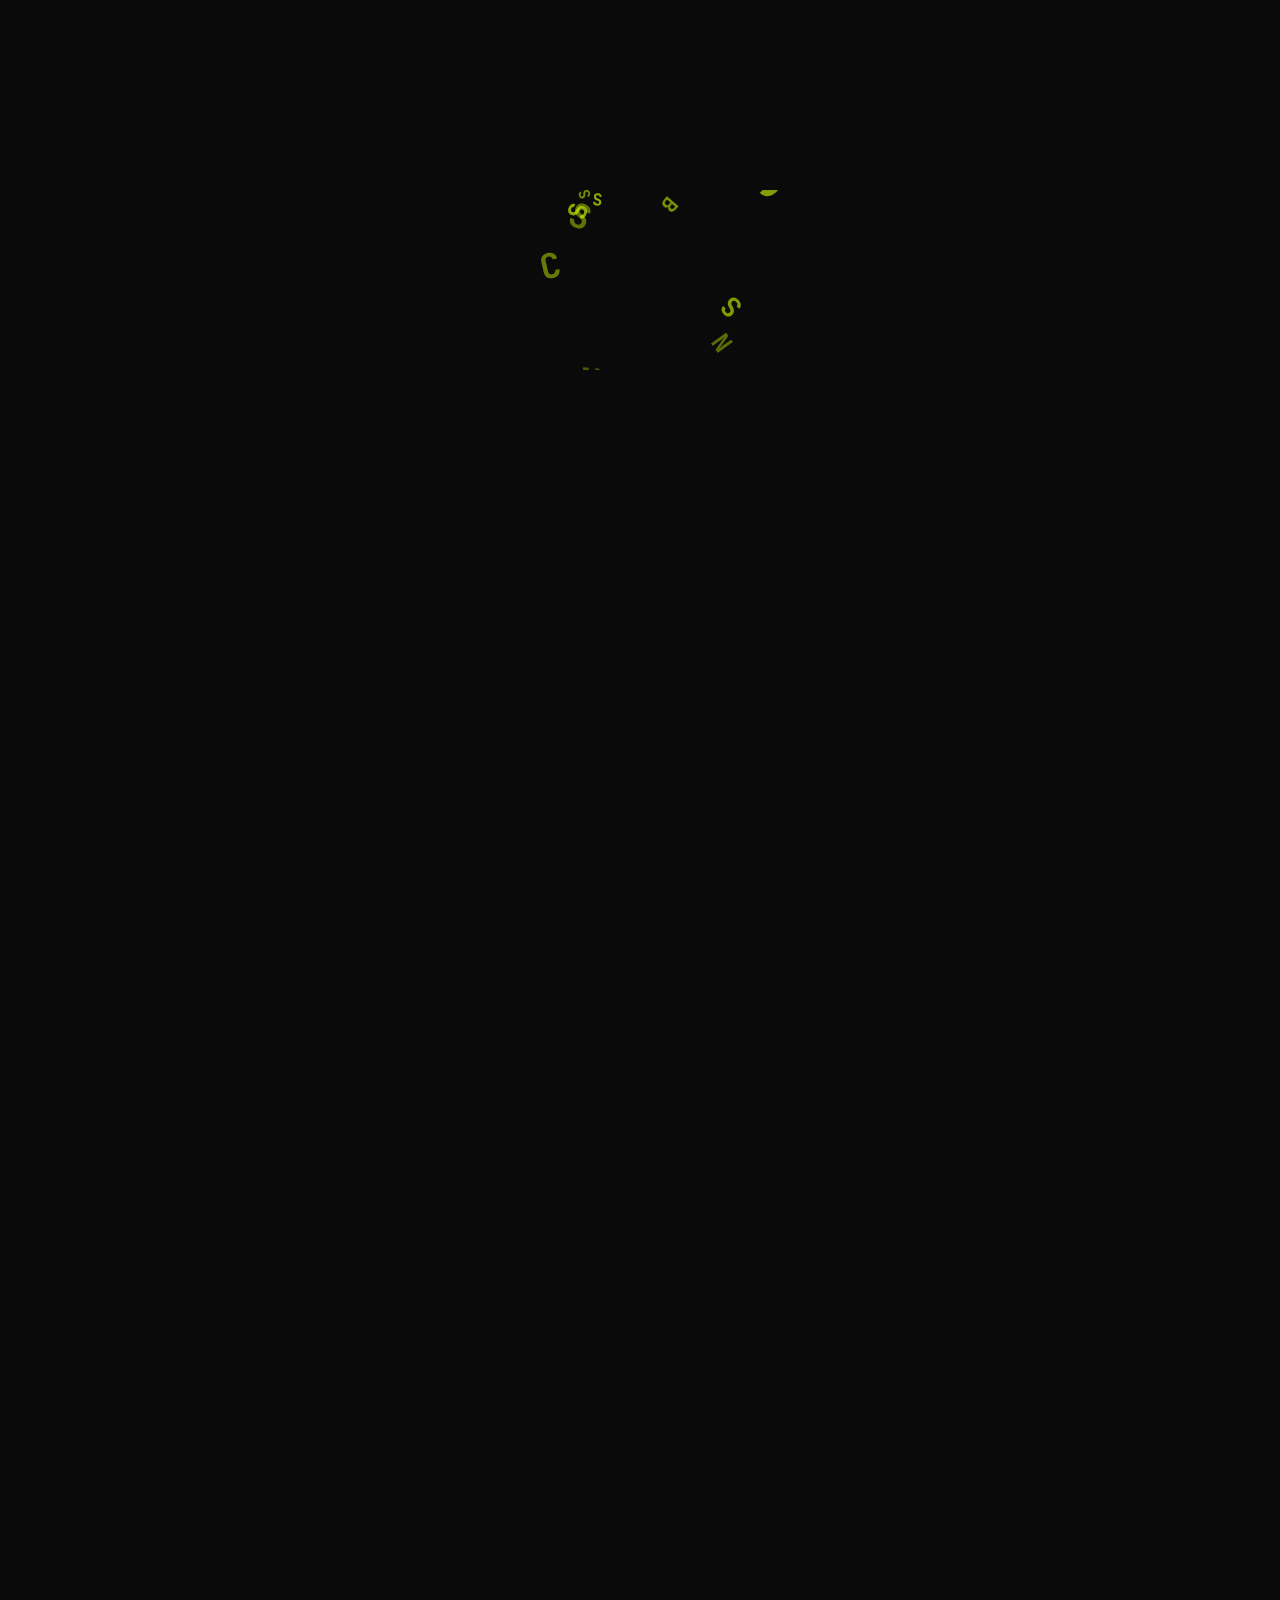
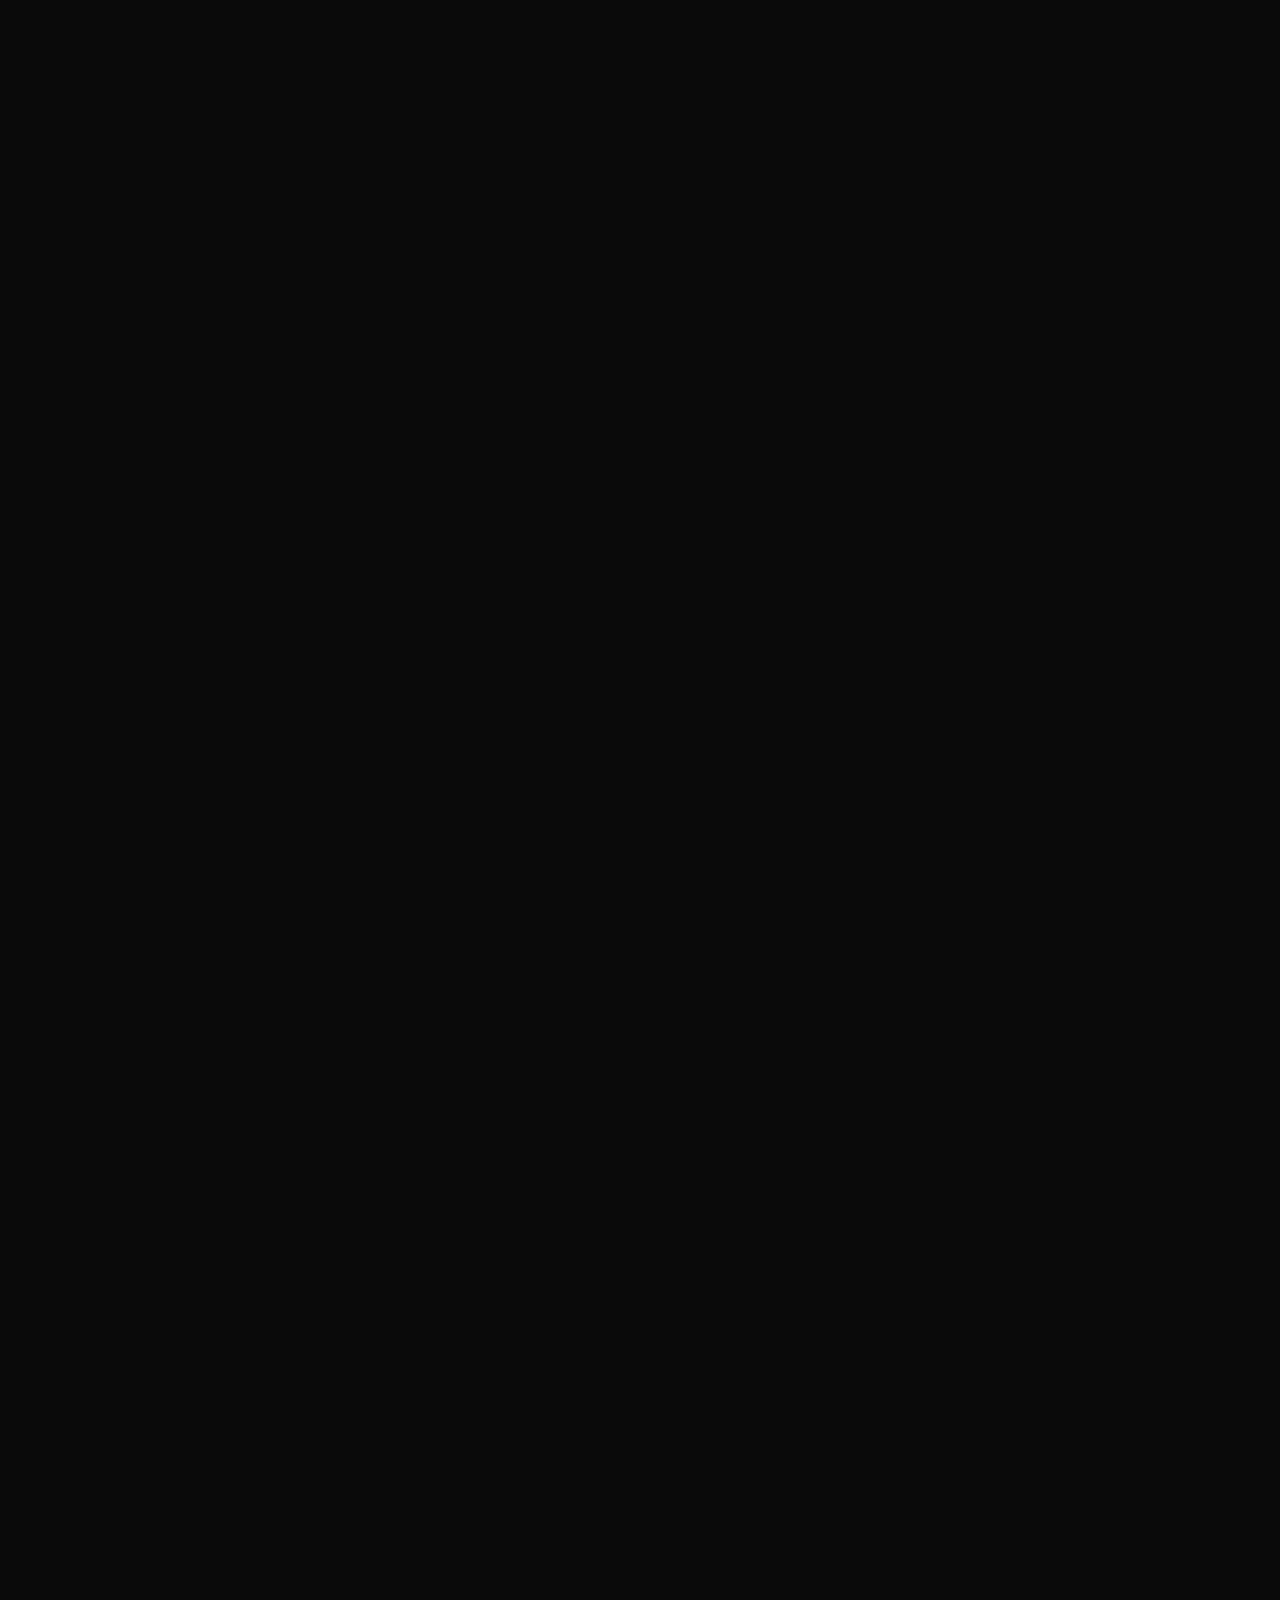
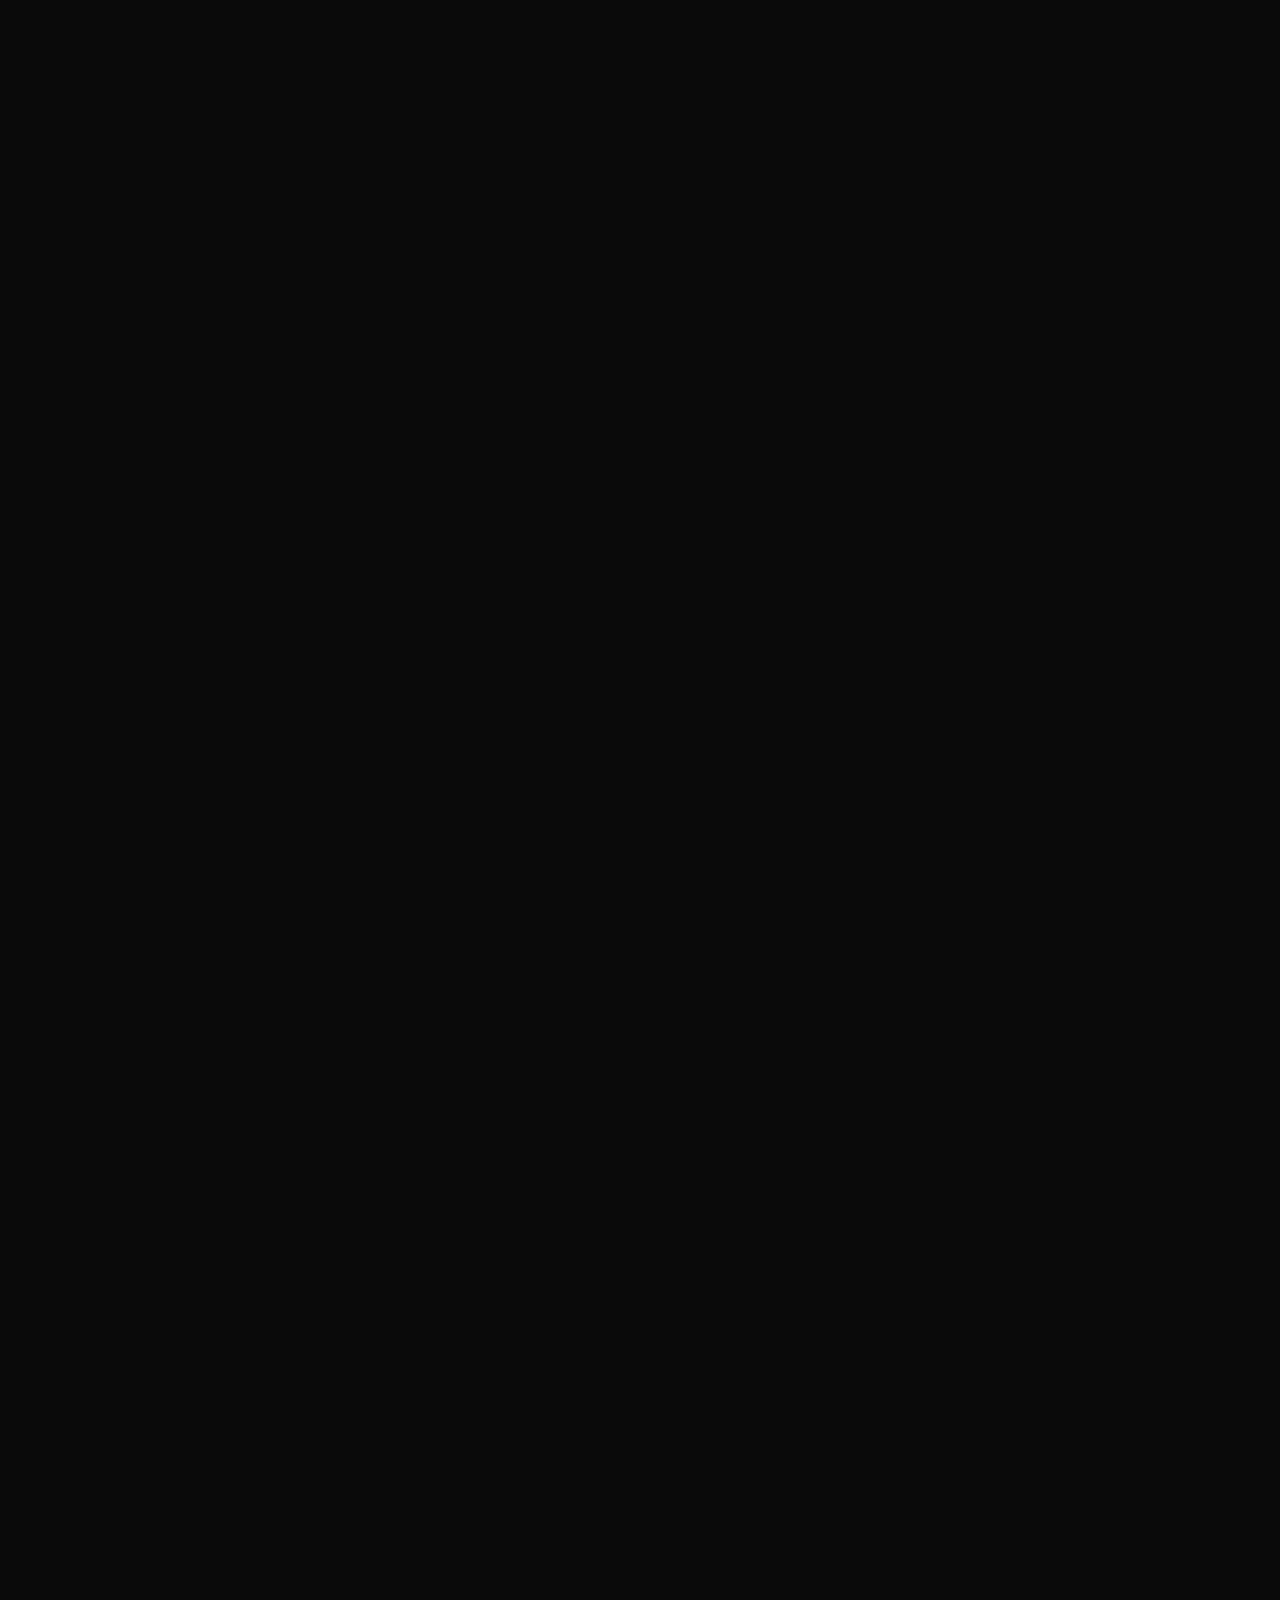
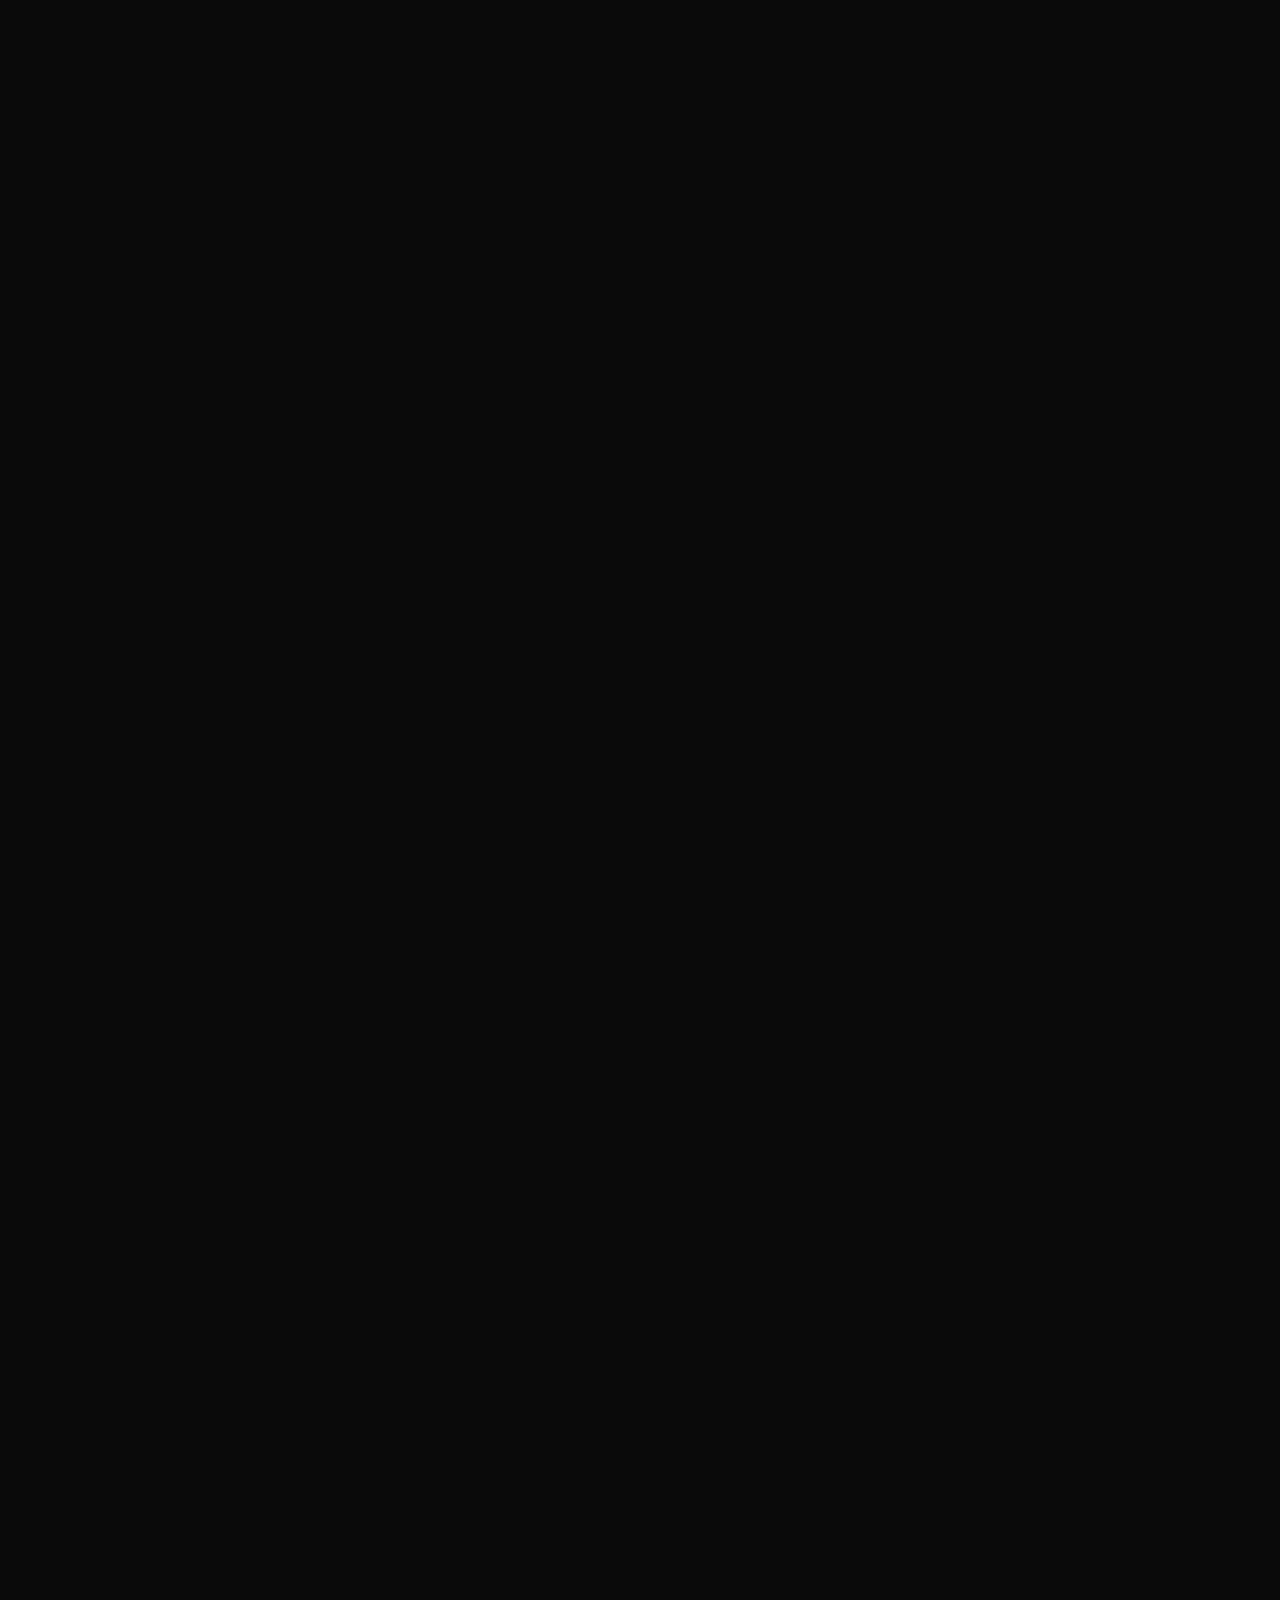
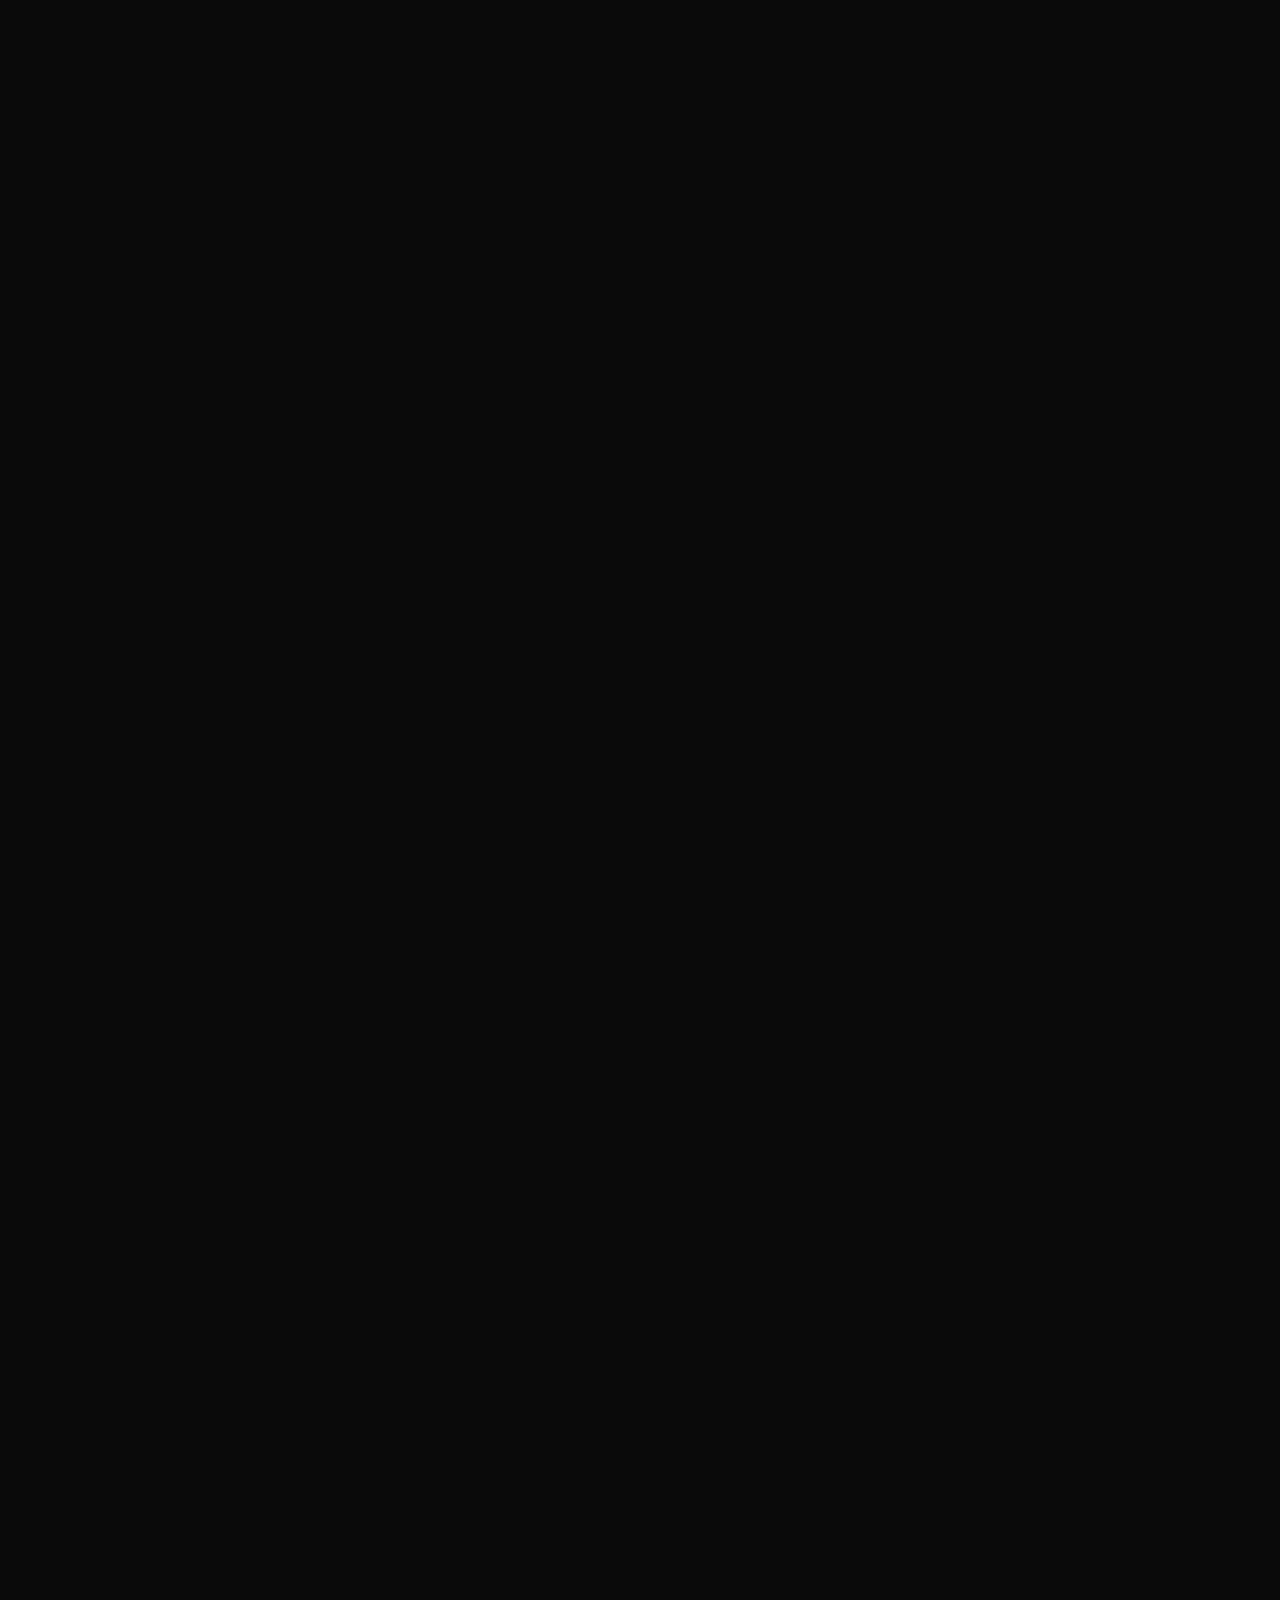
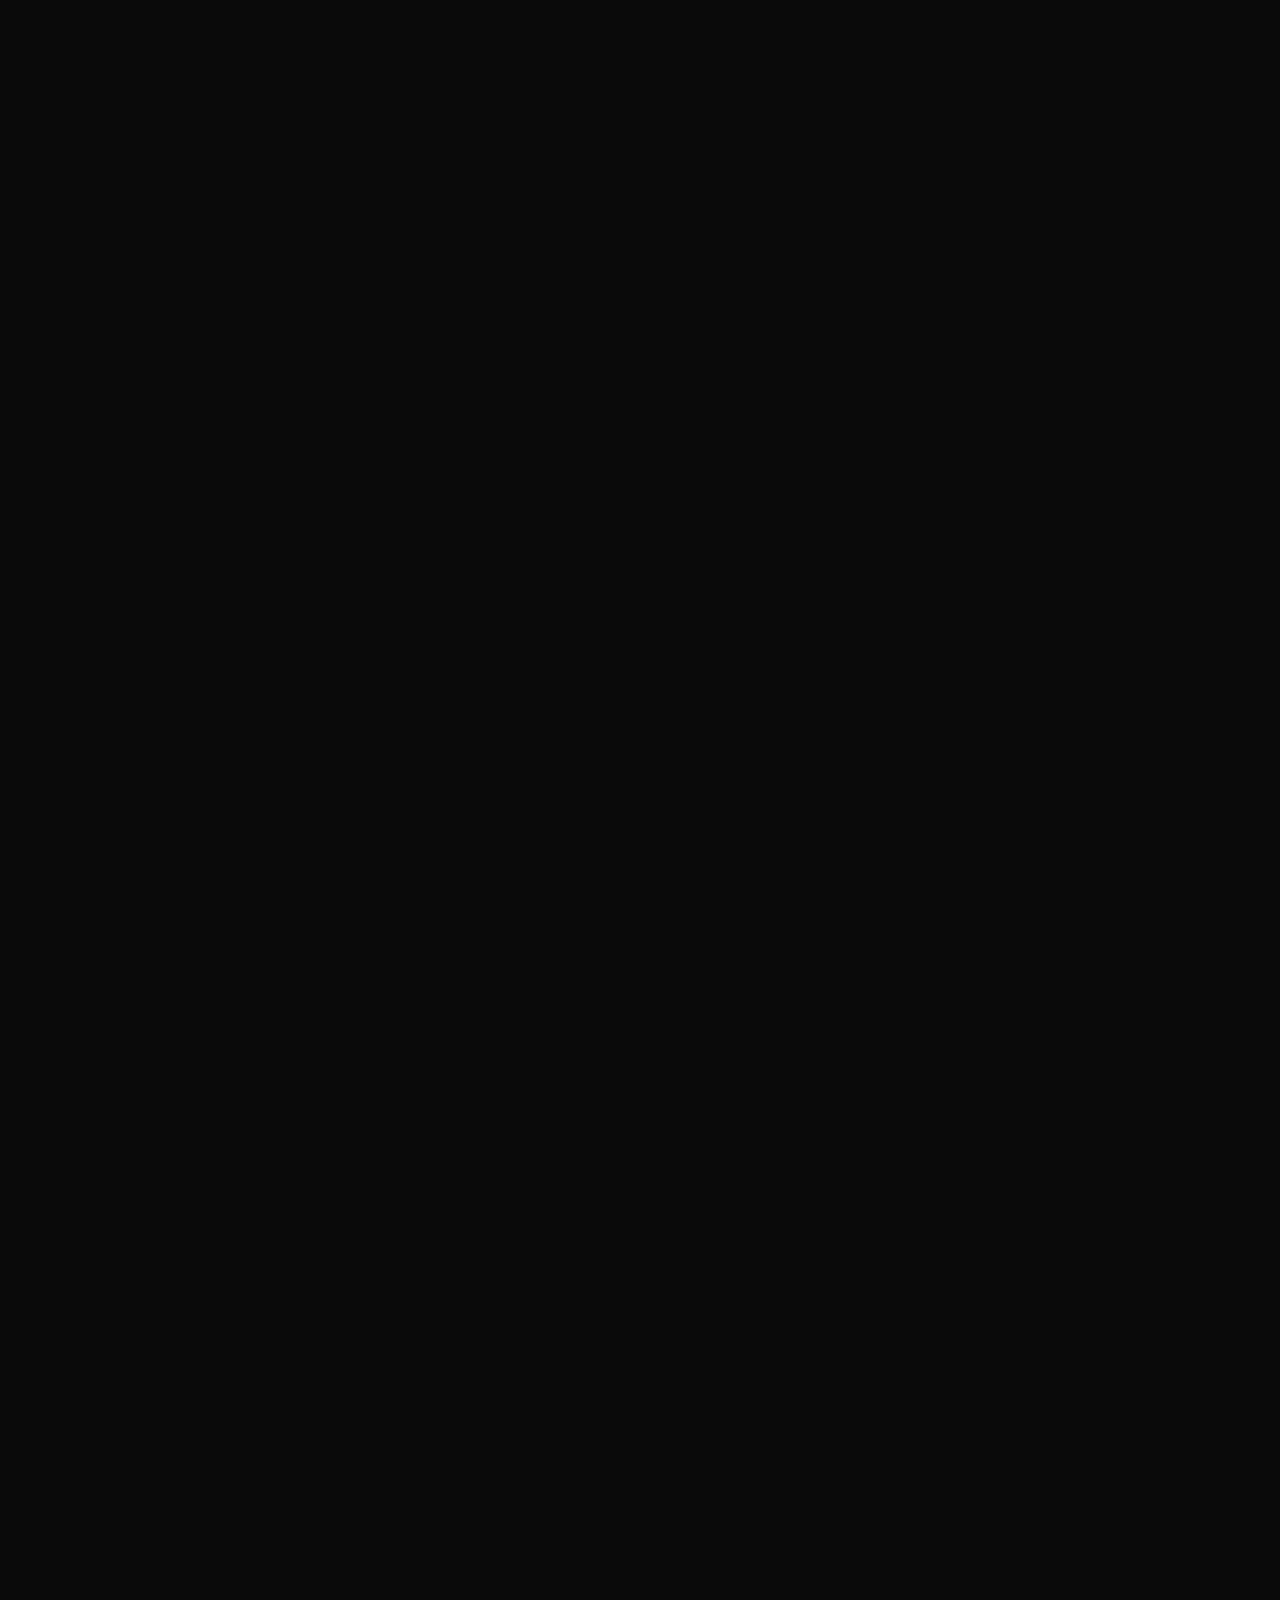
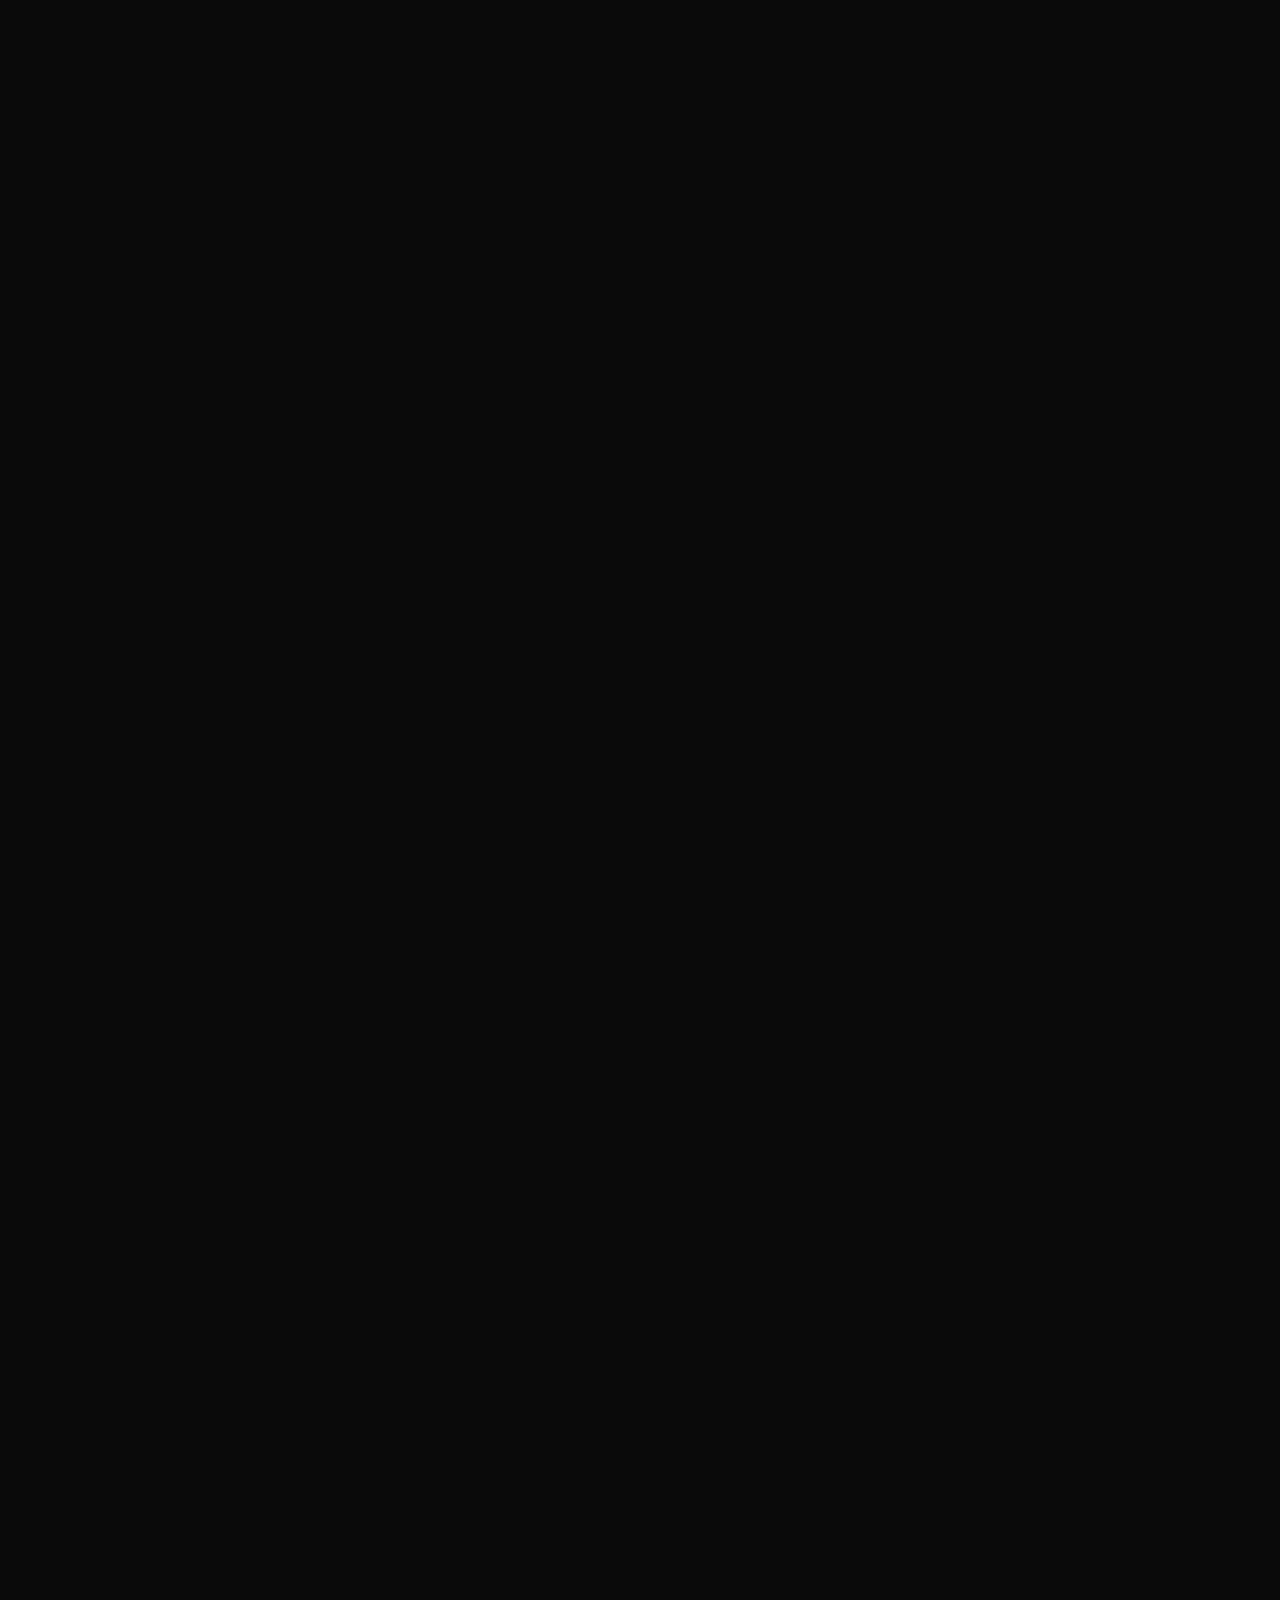
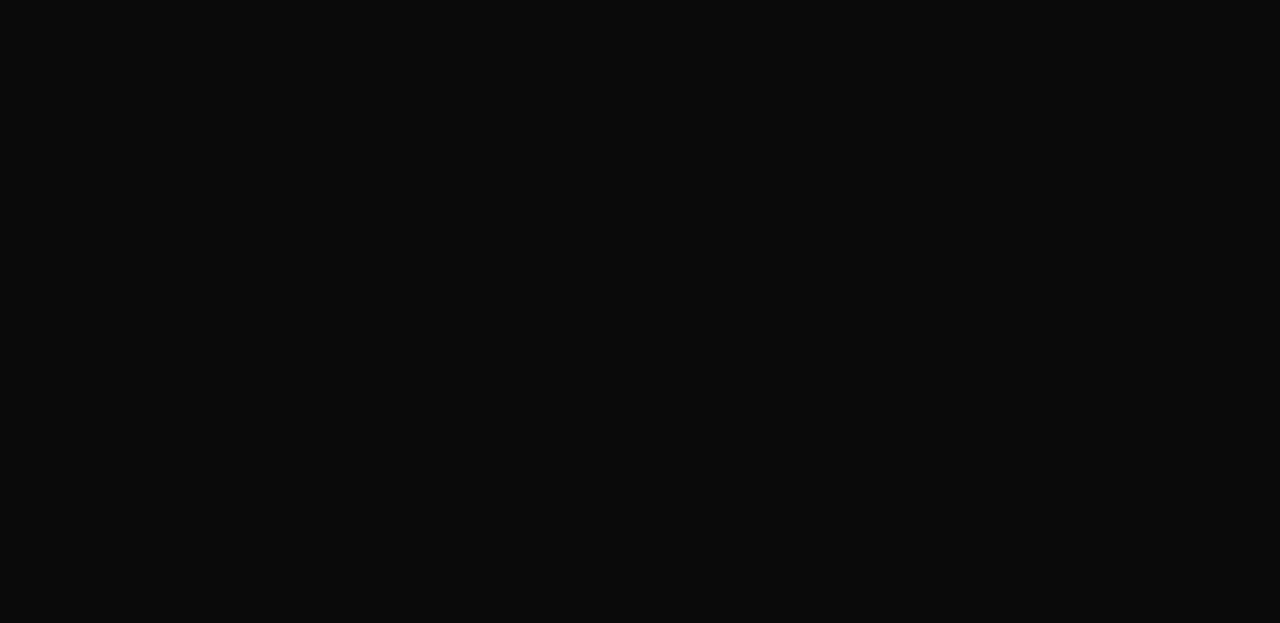
<file: docs/index.html>
<!DOCTYPE html>
<html lang="zh-CN">
<head>
    <meta charset="UTF-8">
    <meta name="viewport" content="width=device-width, initial-scale=1.0">
    <title>CNMSB - Linux 命令行智能补全</title>
    <meta name="description" content="cnmsb 是一款 Linux 命令行智能补全工具，支持 300+ 常用命令，提供类似 IDE 的补全体验">
    <link rel="preconnect" href="https://fonts.googleapis.com">
    <link rel="preconnect" href="https://fonts.gstatic.com" crossorigin>
    <link href="https://fonts.googleapis.com/css2?family=Space+Grotesk:wght@300;400;500;600;700&family=JetBrains+Mono:wght@400;500;600;700&display=swap" rel="stylesheet">
    <link rel="stylesheet" href="css/style.css">
</head>
<body class="loading">
    <div class="bg-pattern"></div>
    <div class="grain"></div>

    <!-- ======================================== -->
    <!-- Loading Screen with Letter Animation    -->
    <!-- ======================================== -->
    <div class="loading-screen">
        <!-- Letter Swirl Animation Container -->
        <div class="letter-animation-container">
            <canvas id="letterCanvas"></canvas>
            <div class="formed-word" id="formedWord">CNMSB</div>
        </div>
        
        <div class="loading-subtitle">Linux 命令行智能补全工具</div>
        
        <div class="version-selector">
            <a href="#" class="version-btn" data-version="normal">
                <span class="icon">✨</span>
                <span class="title">正常版本</span>
                <span class="desc">专业、简洁的使用体验</span>
            </a>
            <a href="#" class="version-btn rude" data-version="rude">
                <span class="icon">🔥</span>
                <span class="title">脏话版本</span>
                <span class="desc">更接地气的表达方式</span>
            </a>
        </div>

        <div class="loading-progress">
            <div class="progress-bar">
                <div class="progress-fill"></div>
            </div>
            <div class="progress-text">加载中 0%</div>
        </div>
    </div>

    <!-- ======================================== -->
    <!-- Navigation                              -->
    <!-- ======================================== -->
    <nav>
        <a href="#" class="logo">CNMSB</a>
        <div class="nav-right">
            <a href="#features" class="nav-link">功能</a>
            <a href="#editor" class="nav-link">编辑器</a>
            <a href="#commands" class="nav-link">命令</a>
            <a href="#install" class="nav-link">安装</a>
            <span class="version-switch" data-current-version="rude">切换正常版</span>
            <a href="https://github.com/violettoolssite/cnmsb" class="menu-btn" target="_blank">GitHub</a>
        </div>
    </nav>

    <!-- ======================================== -->
    <!-- Main Content                            -->
    <!-- ======================================== -->
    <div class="main-content">

        <!-- Hero Section -->
        <section class="hero">
            <div class="hero-content">
                <div class="hero-badge">v0.1.0 · Rust · 开源</div>
                
                <!-- 脏话版本标题 -->
                <h1 data-rude>
                    敲命令，<br>
                    <strong>不用再他妈</strong><br>
                    <span class="accent">查参数了</span><br>
                    <span style="font-size: 0.6em; font-weight: 400; color: var(--text-secondary);">操你妈的，每次都要查参数烦不烦？</span>
                    <span class="project-name">CNMSB</span>
                </h1>
                
                <!-- 正常版本标题 -->
                <h1 data-normal style="display: none;">
                    敲命令，<br>
                    <strong>不用再查</strong><br>
                    <span class="accent">参数了</span>
                    <span class="project-name">CNMSB</span>
                </h1>
                
                <!-- 脏话版本描述 -->
                <p class="hero-desc" data-rude>
                    操你妈的，终于不用每次都去搜参数了。cnmsb 让命令行像 IDE 一样智能，输入时自动显示补全建议，支持 300+ 常用命令，按 Tab 就能补全。不用再他妈翻 man 手册，不用再百度，直接补全，爽不爽？
                </p>
                
                <!-- 正常版本描述 -->
                <p class="hero-desc" data-normal style="display: none;">
                    cnmsb 让命令行像 IDE 一样智能。输入时自动显示补全建议，支持 300+ 常用命令的参数和选项，按 Tab 就能补全。
                </p>
                
                <div class="hero-cta">
                    <a href="#install" class="btn btn-primary">立即安装</a>
                    <a href="#demo" class="btn btn-secondary">查看演示</a>
                </div>
            </div>
            <div class="hero-scroll">
                <span class="scroll-line"></span>
                <span>SCROLL</span>
            </div>
        </section>

        <!-- Demo Section -->
        <section class="section" id="demo">
            <div class="section-header animate-in">
                <div class="section-label">实时演示</div>
                <h2 class="section-title">看看<strong>实际效果</strong></h2>
            </div>

            <div class="demo-section animate-in">
                <img src="demo.gif" alt="cnmsb 使用演示">
            </div>

            <div style="margin-top: 4rem;" class="animate-in">
                <div class="terminal-showcase">
                    <div class="terminal-bar">
                        <div class="terminal-dot red"></div>
                        <div class="terminal-dot yellow"></div>
                        <div class="terminal-dot green"></div>
                        <span class="terminal-title">zsh — cnmsb</span>
                    </div>
                    <div class="terminal-body">
                        <div class="terminal-line">
                            <span class="terminal-prompt">$</span>
                            <span class="terminal-cmd">git c</span><span class="terminal-suggestion">ommit</span>
                            <span class="terminal-comment">输入时自动显示灰色建议</span>
                        </div>
                        <div class="terminal-menu">
                            <div class="terminal-menu-item selected">
                                <span class="arrow">›</span>
                                <span class="name">commit</span>
                                <span class="desc">提交更改到仓库</span>
                            </div>
                            <div class="terminal-menu-item">
                                <span class="arrow"> </span>
                                <span class="name">checkout</span>
                                <span class="desc">切换分支或恢复文件</span>
                            </div>
                            <div class="terminal-menu-item">
                                <span class="arrow"> </span>
                                <span class="name">clone</span>
                                <span class="desc">克隆远程仓库</span>
                            </div>
                        </div>
                        <div class="terminal-line" style="margin-top: 1.5rem;">
                            <span class="terminal-prompt">$</span>
                            <span class="terminal-cmd">tar -z</span><span class="terminal-suggestion">xvf</span>
                            <span class="terminal-comment">组合参数智能补全</span>
                        </div>
                    </div>
                </div>
            </div>
        </section>

        <!-- Features Section -->
        <section class="section" id="features">
            <div class="section-header animate-in">
                <div class="section-label">核心功能</div>
                <h2 class="section-title" data-rude>让命令行<strong>不再那么操蛋</strong>，省得你他妈到处查</h2>
                <h2 class="section-title" data-normal style="display: none;">让命令行<strong>更高效</strong></h2>
                <p class="section-desc">12 大核心功能，全面提升命令行使用体验</p>
            </div>

            <div class="features-grid">
                <div class="feature-item">
                    <div class="feature-number">01</div>
                    <h3>智能内联建议</h3>
                    <p data-rude>输入命令时，光标后自动显示灰色预测文字。不用按任何键触发，边输入边看建议。按 Tab 或右箭头接受建议，效率直接拉满。妈的，比那些垃圾工具强多了。</p>
                    <p data-normal style="display: none;">输入命令时，光标后自动显示灰色预测文字。不用按任何键触发，边输入边看建议。按 Tab 或右箭头接受建议，效率直接拉满。</p>
                </div>
                <div class="feature-item">
                    <div class="feature-number">02</div>
                    <h3>交互式选择器</h3>
                    <p>按 Tab 打开补全选择菜单，显示所有可选项及说明。上下方向键切换选项，再按 Tab 确认选择。按 Esc 取消，操作简单直观。</p>
                </div>
                <div class="feature-item">
                    <div class="feature-number">03</div>
                    <h3>问号帮助模式</h3>
                    <p>在命令后输入 ? 查看所有可用选项。按类别分组显示：常用选项、文件选项、输出选项等。不用再去翻 man 手册，一目了然。</p>
                </div>
                <div class="feature-item">
                    <div class="feature-number">04</div>
                    <h3>组合参数补全</h3>
                    <p>支持类似 tar -zxvf 的组合参数智能补全。输入 tar -z 后会建议继续添加 x、v、f 等常用组合，无需逐个输入，省时省力。</p>
                </div>
                <div class="feature-item">
                    <div class="feature-number">05</div>
                    <h3>智能路径补全</h3>
                    <p>自动补全文件和目录路径。目录用亮青色显示，普通文件用绿色，隐藏文件用灰色。视觉区分明显，一眼就能找到目标。</p>
                </div>
                <div class="feature-item">
                    <div class="feature-number">06</div>
                    <h3>历史命令模式</h3>
                    <p>按 Alt+H 打开专门的历史命令选择器。只显示匹配当前输入前缀的历史命令，实时筛选更新。快速重用历史命令，不用反复敲。</p>
                </div>
                <div class="feature-item">
                    <div class="feature-number">07</div>
                    <h3>实时更新</h3>
                    <p>输入或删除字符时，补全列表实时更新，无需重新按 Tab 触发。响应迅速，体验流畅，像 IDE 一样丝滑。</p>
                </div>
                <div class="feature-item">
                    <div class="feature-number">08</div>
                    <h3>模糊匹配</h3>
                    <p data-rude>不需要精确输入，支持智能模糊匹配。输入 gti 也能匹配 git，输入 dkr 也能匹配 docker。打字快了出错也不怕。操，这功能太他妈实用了。</p>
                    <p data-normal style="display: none;">不需要精确输入，支持智能模糊匹配。输入 gti 也能匹配 git，输入 dkr 也能匹配 docker。打字快了出错也不怕。</p>
                </div>
                <div class="feature-item">
                    <div class="feature-number">09</div>
                    <h3>内置编辑器</h3>
                    <p data-rude>自带 cntmd（操你他妈的）文本编辑器，类 vim 操作。输入时自动显示补全建议，预装 100+ 常用词汇，边打边学。妈的，比 vim 好用多了，不用装那些垃圾插件。</p>
                    <p data-normal style="display: none;">自带 cntmd 文本编辑器，类 vim 操作。输入时自动显示补全建议，预装 100+ 常用词汇，实时学习你的输入习惯。</p>
                </div>
                <div class="feature-item">
                    <div class="feature-number">10</div>
                    <h3>上下文感知补全</h3>
                    <p data-rude>操你妈的，这功能太智能了。输入 export JAVA_HOME= 时，自动在系统中查找 Java 安装路径并建议。写脚本配置环境变量时，不用再手动找路径了。不用再他妈到处翻，不用再百度，直接给你建议，爽不爽？</p>
                    <p data-normal style="display: none;">智能分析上下文，输入 export JAVA_HOME= 时，自动在系统中查找 Java 安装路径并建议。写脚本配置环境变量时，无需手动查找路径。</p>
                </div>
                <div class="feature-item">
                    <div class="feature-number">11</div>
                    <h3>PATH 智能建议</h3>
                    <p data-rude>输入 export PATH= 时，基于已定义的 *_HOME 变量自动生成 PATH 配置建议。比如定义了 JAVA_HOME，会自动建议 $PATH:$JAVA_HOME/bin，省得你一个个敲。操，这功能太他妈实用了。</p>
                    <p data-normal style="display: none;">输入 export PATH= 时，基于已定义的 *_HOME 变量自动生成 PATH 配置建议。比如定义了 JAVA_HOME，会自动建议 $PATH:$JAVA_HOME/bin，提高配置效率。</p>
                </div>
                <div class="feature-item">
                    <div class="feature-number">12</div>
                    <h3>自然语言理解</h3>
                    <p data-rude>系统能理解你的意图。输入 export VAR= 时，根据变量名自动识别类型（Java、Hadoop、Maven 等），然后在系统中查找对应的安装路径。就像有个助手在帮你找东西。妈的，比那些垃圾工具强多了。</p>
                    <p data-normal style="display: none;">系统能理解你的意图。输入 export VAR= 时，根据变量名自动识别类型（Java、Hadoop、Maven 等），然后在系统中查找对应的安装路径，提供智能建议。</p>
                </div>
            </div>
        </section>

        <!-- Editor Section -->
        <section class="section" id="editor">
            <div class="section-header animate-in">
                <div class="section-label">内置编辑器</div>
                <h2 class="section-title" data-rude><strong>cntmd</strong> — 操你他妈的编辑器，比 vim 好用</h2>
                <h2 class="section-title" data-normal style="display: none;"><strong>cntmd</strong> — 内置智能编辑器</h2>
                <p class="section-desc">一个带智能补全的类 vim 文本编辑器，让写代码更轻松</p>
            </div>

            <!-- 智能补全 -->
            <div class="feature-detail animate-in">
                <div class="feature-detail-content">
                    <div class="feature-detail-label">智能补全</div>
                    <h3 class="feature-detail-title">输入时自动提示</h3>
                    <p class="feature-detail-desc">
                        不同于传统编辑器需要手动触发补全，cntmd 在你输入时自动在光标后显示灰色补全建议。
                        基于 Trie 树实现的高效前缀匹配，响应迅速，毫无卡顿。
                    </p>
                    <ul class="feature-list">
                        <li>输入 1 个字符即开始提示</li>
                        <li>按 Tab 或右箭头接受建议</li>
                        <li>预装 100+ 常用编程词汇</li>
                        <li>实时学习你的输入习惯</li>
                        <li>支持变量名、函数名、关键字补全</li>
                        <li>上下文感知：自动识别环境变量定义</li>
                        <li>路径自动查找：输入 export JAVA_HOME= 时自动查找路径</li>
                        <li>PATH 智能建议：基于 *_HOME 变量生成配置建议</li>
                        <li>变量引用补全：输入 $VAR 时自动匹配已定义变量</li>
                    </ul>
                </div>
                <div class="feature-visual">
                    <div class="editor-showcase">
                        <div class="editor-header">
                            <div class="terminal-dot red"></div>
                            <div class="terminal-dot yellow"></div>
                            <div class="terminal-dot green"></div>
                            <div class="editor-tabs">
                                <div class="editor-tab active">script.sh</div>
                            </div>
                        </div>
                        <div class="editor-body">
                            <div class="editor-lines">
                                <div>1</div>
                                <div>2</div>
                                <div>3</div>
                                <div>4</div>
                                <div>5</div>
                            </div>
                            <div class="editor-content">
                                <div class="editor-line"><span class="comment">#!/bin/bash</span></div>
                                <div class="editor-line"></div>
                                <div class="editor-line"><span class="keyword">export</span> <span class="variable">JAVA_HOME</span>=<span class="suggestion">/opt/jdk</span></div>
                                <div class="editor-line"><span class="keyword">export</span> <span class="variable">HADOOP_HOME</span>=<span class="suggestion">/opt/hadoop</span></div>
                                <div class="editor-line"><span class="keyword">export</span> PATH=<span class="suggestion">$PATH:$JAVA_HOME/bin:$HADOOP_HOME/bin</span></div>
                            </div>
                        </div>
                    </div>
                </div>
            </div>

            <!-- Vim 风格 -->
            <div class="feature-detail reverse animate-in">
                <div class="feature-detail-content">
                    <div class="feature-detail-label">Vim 风格</div>
                    <h3 class="feature-detail-title">熟悉的操作方式</h3>
                    <p class="feature-detail-desc">
                        如果你用过 vim，上手 cntmd 毫无障碍。支持 Normal、Insert、Command 三种模式，
                        h/j/k/l 移动光标，:w 保存，:q 退出。肌肉记忆直接复用。
                    </p>
                    <ul class="feature-list">
                        <li>i / a / o 进入插入模式</li>
                        <li>Esc 返回普通模式</li>
                        <li>:w 保存  :q 退出  :wq 保存退出</li>
                        <li>:q! 强制退出不保存</li>
                        <li>h/j/k/l 方向键移动光标</li>
                    </ul>
                </div>
                <div class="feature-visual">
                    <div class="terminal-showcase" style="border-radius: 16px;">
                        <div class="terminal-bar">
                            <div class="terminal-dot red"></div>
                            <div class="terminal-dot yellow"></div>
                            <div class="terminal-dot green"></div>
                            <span class="terminal-title">cntmd</span>
                        </div>
                        <div class="terminal-body" style="text-align: center; padding: 3rem;">
                            <div style="color: var(--accent); font-size: 1.5rem; margin-bottom: 0.5rem; font-family: 'JetBrains Mono', monospace;">CNTMD</div>
                            <div style="color: var(--text-secondary); margin-bottom: 2rem;" data-rude>操你他妈的编辑器 v0.1.0</div>
                            <div style="color: var(--text-secondary); margin-bottom: 2rem;" data-normal>智能文本编辑器 v0.1.0</div>
                            <div style="color: var(--text-muted); font-size: 0.8rem; line-height: 2;">
                                <div>i — 进入插入模式</div>
                                <div>:w — 保存文件</div>
                                <div>:q — 退出</div>
                                <div>Tab — 接受补全</div>
                            </div>
                        </div>
                    </div>
                </div>
            </div>

            <!-- 上下文感知补全 -->
            <div class="feature-detail reverse animate-in">
                <div class="feature-detail-content">
                    <div class="feature-detail-label">上下文感知补全</div>
                    <h3 class="feature-detail-title">AI 级别的智能补全</h3>
                    <p class="feature-detail-desc" data-rude>
                        操你妈的，这功能太他妈智能了。系统会自动分析文件内容，识别环境变量定义，然后提供智能建议。
                        输入 export JAVA_HOME= 时，自动在系统中查找 Java 安装路径。写脚本配置环境变量时，不用再手动找路径了。不用再他妈到处翻，不用再百度，直接给你建议，爽不爽？
                    </p>
                    <p class="feature-detail-desc" data-normal style="display: none;">
                        系统会自动分析文件内容，识别环境变量定义，然后提供智能建议。
                        输入 export JAVA_HOME= 时，自动在系统中查找 Java 安装路径。写脚本配置环境变量时，无需手动查找路径。
                    </p>
                    <ul class="feature-list">
                        <li>自动识别 export VAR=value 格式</li>
                        <li>根据变量类型查找系统路径（Java、Hadoop、Maven 等）</li>
                        <li>PATH 智能建议：基于 *_HOME 变量生成配置</li>
                        <li>变量引用补全：输入 $VAR 时自动匹配</li>
                        <li>大小写智能匹配：输入 $path 自动建议 $PATH</li>
                        <li>支持部分路径输入，自动补全剩余部分</li>
                    </ul>
                </div>
                <div class="feature-visual">
                    <div class="editor-showcase">
                        <div class="editor-header">
                            <div class="terminal-dot red"></div>
                            <div class="terminal-dot yellow"></div>
                            <div class="terminal-dot green"></div>
                            <div class="editor-tabs">
                                <div class="editor-tab active">env.sh</div>
                            </div>
                        </div>
                        <div class="editor-body">
                            <div class="editor-lines">
                                <div>1</div>
                                <div>2</div>
                                <div>3</div>
                                <div>4</div>
                                <div>5</div>
                            </div>
                            <div class="editor-content">
                                <div class="editor-line"><span class="comment">#!/bin/bash</span></div>
                                <div class="editor-line"></div>
                                <div class="editor-line"><span class="keyword">export</span> <span class="variable">JAVA_HOME</span>=<span class="suggestion">/opt/jdk</span></div>
                                <div class="editor-line"><span class="keyword">export</span> <span class="variable">HADOOP_HOME</span>=<span class="suggestion">/opt/hadoop</span></div>
                                <div class="editor-line"><span class="keyword">export</span> PATH=<span class="suggestion">$PATH:$JAVA_HOME/bin:$HADOOP_HOME/bin</span></div>
                            </div>
                        </div>
                    </div>
                </div>
            </div>

            <!-- 自动头部 -->
            <div class="feature-detail animate-in">
                <div class="feature-detail-content">
                    <div class="feature-detail-label">自动头部</div>
                    <h3 class="feature-detail-title">新建文件自动添加</h3>
                    <p class="feature-detail-desc">
                        新建脚本文件时，cntmd 会根据文件扩展名自动添加适当的文件头部。
                        不用每次手动输入 shebang 行，直接开始写代码。
                    </p>
                    <ul class="feature-list">
                        <li>.sh 文件 → #!/bin/bash</li>
                        <li>.py 文件 → #!/usr/bin/env python3</li>
                        <li>.js 文件 → // JavaScript</li>
                        <li>.rs 文件 → // Rust</li>
                        <li>更多文件类型持续添加中</li>
                    </ul>
                </div>
                <div class="feature-visual" style="display: flex; gap: 1rem; flex-wrap: wrap;">
                    <div class="code-block" style="flex: 1; min-width: 200px;">
                        <div style="color: var(--accent); font-size: 0.75rem; margin-bottom: 1rem;">script.sh</div>
                        <div><span class="comment">#!/bin/bash</span></div>
                        <div></div>
                        <div style="color: var(--text-muted);">│ 光标位置</div>
                    </div>
                    <div class="code-block" style="flex: 1; min-width: 200px;">
                        <div style="color: var(--accent); font-size: 0.75rem; margin-bottom: 1rem;">main.py</div>
                        <div><span class="comment">#!/usr/bin/env python3</span></div>
                        <div></div>
                        <div style="color: var(--text-muted);">│ 光标位置</div>
                    </div>
                </div>
            </div>
        </section>

        <!-- Commands Section -->
        <section class="section" id="commands">
            <div class="section-header animate-in">
                <div class="section-label">命令支持</div>
                <h2 class="section-title">涵盖 <strong>300+</strong> 常用命令</h2>
                <p class="section-desc">持续更新中，覆盖日常开发所需的各类命令</p>
            </div>

            <div class="commands-grid">
                <div class="command-category">
                    <h4>版本控制</h4>
                    <div class="command-tags">
                        <span class="command-tag">git</span>
                    </div>
                </div>
                <div class="command-category">
                    <h4>容器与编排</h4>
                    <div class="command-tags">
                        <span class="command-tag">docker</span>
                        <span class="command-tag">docker-compose</span>
                        <span class="command-tag">kubectl</span>
                        <span class="command-tag">podman</span>
                        <span class="command-tag">helm</span>
                    </div>
                </div>
                <div class="command-category">
                    <h4>包管理</h4>
                    <div class="command-tags">
                        <span class="command-tag">apt</span>
                        <span class="command-tag">dpkg</span>
                        <span class="command-tag">snap</span>
                        <span class="command-tag">pip</span>
                        <span class="command-tag">npm</span>
                        <span class="command-tag">yarn</span>
                        <span class="command-tag">cargo</span>
                        <span class="command-tag">pacman</span>
                        <span class="command-tag">yum</span>
                        <span class="command-tag">dnf</span>
                    </div>
                </div>
                <div class="command-category">
                    <h4>文件操作</h4>
                    <div class="command-tags">
                        <span class="command-tag">ls</span>
                        <span class="command-tag">cp</span>
                        <span class="command-tag">mv</span>
                        <span class="command-tag">rm</span>
                        <span class="command-tag">mkdir</span>
                        <span class="command-tag">chmod</span>
                        <span class="command-tag">chown</span>
                        <span class="command-tag">find</span>
                        <span class="command-tag">ln</span>
                        <span class="command-tag">touch</span>
                    </div>
                </div>
                <div class="command-category">
                    <h4>文本处理</h4>
                    <div class="command-tags">
                        <span class="command-tag">grep</span>
                        <span class="command-tag">sed</span>
                        <span class="command-tag">awk</span>
                        <span class="command-tag">cat</span>
                        <span class="command-tag">head</span>
                        <span class="command-tag">tail</span>
                        <span class="command-tag">sort</span>
                        <span class="command-tag">uniq</span>
                        <span class="command-tag">cut</span>
                        <span class="command-tag">tr</span>
                    </div>
                </div>
                <div class="command-category">
                    <h4>网络工具</h4>
                    <div class="command-tags">
                        <span class="command-tag">curl</span>
                        <span class="command-tag">wget</span>
                        <span class="command-tag">ssh</span>
                        <span class="command-tag">scp</span>
                        <span class="command-tag">rsync</span>
                        <span class="command-tag">netstat</span>
                        <span class="command-tag">nmap</span>
                        <span class="command-tag">ping</span>
                        <span class="command-tag">traceroute</span>
                    </div>
                </div>
                <div class="command-category">
                    <h4>系统管理</h4>
                    <div class="command-tags">
                        <span class="command-tag">systemctl</span>
                        <span class="command-tag">journalctl</span>
                        <span class="command-tag">ps</span>
                        <span class="command-tag">top</span>
                        <span class="command-tag">htop</span>
                        <span class="command-tag">kill</span>
                        <span class="command-tag">df</span>
                        <span class="command-tag">du</span>
                        <span class="command-tag">free</span>
                        <span class="command-tag">uname</span>
                    </div>
                </div>
                <div class="command-category">
                    <h4>压缩归档</h4>
                    <div class="command-tags">
                        <span class="command-tag">tar</span>
                        <span class="command-tag">zip</span>
                        <span class="command-tag">unzip</span>
                        <span class="command-tag">gzip</span>
                        <span class="command-tag">bzip2</span>
                        <span class="command-tag">xz</span>
                        <span class="command-tag">7z</span>
                    </div>
                </div>
                <div class="command-category">
                    <h4>开发工具</h4>
                    <div class="command-tags">
                        <span class="command-tag">make</span>
                        <span class="command-tag">cmake</span>
                        <span class="command-tag">gcc</span>
                        <span class="command-tag">python</span>
                        <span class="command-tag">node</span>
                        <span class="command-tag">go</span>
                        <span class="command-tag">rustc</span>
                        <span class="command-tag">java</span>
                    </div>
                </div>
                <div class="command-category">
                    <h4>数据库</h4>
                    <div class="command-tags">
                        <span class="command-tag">mysql</span>
                        <span class="command-tag">psql</span>
                        <span class="command-tag">sqlite3</span>
                        <span class="command-tag">redis-cli</span>
                        <span class="command-tag">mongo</span>
                    </div>
                </div>
                <div class="command-category">
                    <h4>云服务</h4>
                    <div class="command-tags">
                        <span class="command-tag">aws</span>
                        <span class="command-tag">gcloud</span>
                        <span class="command-tag">az</span>
                        <span class="command-tag">terraform</span>
                        <span class="command-tag">ansible</span>
                    </div>
                </div>
                <div class="command-category">
                    <h4>更多工具</h4>
                    <div class="command-tags">
                        <span class="command-tag">ffmpeg</span>
                        <span class="command-tag">qemu</span>
                        <span class="command-tag">virsh</span>
                        <span class="command-tag">borg</span>
                        <span class="command-tag">restic</span>
                        <span class="command-tag">tmux</span>
                        <span class="command-tag">screen</span>
                        <span class="command-tag">...</span>
                    </div>
                </div>
            </div>
        </section>

        <!-- Shortcuts Section -->
        <section class="section" id="shortcuts">
            <div class="section-header animate-in">
                <div class="section-label">快捷键</div>
                <h2 class="section-title">简单易记，<strong>快速上手</strong></h2>
                <p class="section-desc">核心快捷键设计简洁，符合直觉</p>
            </div>

            <div class="shortcuts-grid">
                <div class="shortcut-item">
                    <div class="shortcut-keys"><span class="key">Tab</span></div>
                    <div class="shortcut-desc">接受建议 / 打开选择器 / 确认选择</div>
                </div>
                <div class="shortcut-item">
                    <div class="shortcut-keys"><span class="key">→</span></div>
                    <div class="shortcut-desc">接受内联建议</div>
                </div>
                <div class="shortcut-item">
                    <div class="shortcut-keys"><span class="key">↑</span><span class="key">↓</span></div>
                    <div class="shortcut-desc">在选择器中切换选项</div>
                </div>
                <div class="shortcut-item">
                    <div class="shortcut-keys"><span class="key">Alt</span><span class="key">H</span></div>
                    <div class="shortcut-desc">打开历史命令选择器</div>
                </div>
                <div class="shortcut-item">
                    <div class="shortcut-keys"><span class="key">?</span></div>
                    <div class="shortcut-desc">查看命令的所有选项帮助</div>
                </div>
                <div class="shortcut-item">
                    <div class="shortcut-keys"><span class="key">Esc</span></div>
                    <div class="shortcut-desc">关闭选择器 / 取消操作</div>
                </div>
            </div>
        </section>

        <!-- Install Section -->
        <section class="section" id="install">
            <div class="install-section animate-in">
                <div class="section-header" style="margin-bottom: 0;">
                    <div class="section-label">安装</div>
                    <h2 class="section-title" data-rude>几行命令，<strong>开始使用</strong>，别他妈问能不能装</h2>
                    <h2 class="section-title" data-normal style="display: none;">几行命令，<strong>开始使用</strong></h2>
                </div>

                <div class="install-grid">
                    <div class="install-method">
                        <h4>Debian / Ubuntu</h4>
                        <div class="code-block">
                            <button class="copy-btn" onclick="copyCode(this)">复制</button>
<pre><span class="comment"># 下载 deb 包</span>
<span class="cmd">wget</span> https://github.com/violettoolssite/cnmsb/releases/download/v0.1.0/cnmsb_0.1.0_amd64.deb

<span class="comment"># 安装</span>
<span class="cmd">sudo dpkg -i</span> cnmsb_0.1.0_amd64.deb

<span class="comment"># 重新登录后生效</span>
<span class="comment"># 包含: cnmsb, cntmd 编辑器</span></pre>
                        </div>
                    </div>

                    <div class="install-method">
                        <h4>源码编译（所有 Linux）</h4>
                        <div class="code-block">
                            <button class="copy-btn" onclick="copyCode(this)">复制</button>
<pre><span class="comment"># 克隆仓库</span>
<span class="cmd">git clone</span> https://github.com/violettoolssite/cnmsb.git
<span class="cmd">cd</span> cnmsb/cnmsb-tool

<span class="comment"># 编译 (需要 Rust 1.70+)</span>
<span class="cmd">cargo build</span> --release

<span class="comment"># 安装</span>
<span class="cmd">sudo</span> ./install.sh</pre>
                        </div>
                    </div>
                </div>

                <div style="margin-top: 2rem; text-align: center;">
                    <p style="color: var(--text-muted); font-size: 0.9rem;" data-rude>
                        安装后会自动配置 Zsh 环境，将用户默认 shell 改为 zsh。别他妈问为什么不用 bash，bash 实现不了这效果，懂？
                    </p>
                    <p style="color: var(--text-muted); font-size: 0.9rem;" data-normal style="display: none;">
                        安装后会自动配置 Zsh 环境，将用户默认 shell 改为 zsh
                    </p>
                </div>
            </div>
        </section>

        <!-- CTA Section -->
        <section class="cta-section">
            <h2 class="cta-title">开始使用 <strong>CNMSB</strong></h2>
            <p class="cta-desc" data-rude>提升命令行效率，告别记不住参数的痛苦。操，不用再他妈查参数了，爽不爽？</p>
            <p class="cta-desc" data-normal style="display: none;">提升命令行效率，告别记不住参数的烦恼</p>
            <div class="cta-buttons">
                <a href="https://github.com/violettoolssite/cnmsb" class="btn btn-primary" target="_blank">
                    GitHub
                </a>
                <a href="https://github.com/violettoolssite/cnmsb/blob/main/cnmsb-tool/CONTRIBUTING.md" class="btn btn-secondary" target="_blank">
                    贡献代码
                </a>
            </div>
        </section>

        <!-- Footer -->
        <footer>
            <div class="footer-content">
                <div class="footer-left">
                    <span class="footer-logo">CNMSB</span>
                    <span class="footer-copy">MIT License · Rust · 2026</span>
                </div>
                <div class="footer-links">
                    <a href="https://github.com/violettoolssite/cnmsb" target="_blank">GitHub</a>
                    <a href="https://github.com/violettoolssite/cnmsb/issues" target="_blank">问题反馈</a>
                    <a href="https://github.com/violettoolssite/cnmsb/blob/main/cnmsb-tool/CONTRIBUTING.md" target="_blank">贡献指南</a>
                    <a href="https://github.com/violettoolssite/cnmsb/blob/main/LICENSE" target="_blank">许可证</a>
                </div>
            </div>
        </footer>

    </div>

    <script src="js/main.js"></script>
</body>
</html>
</file>
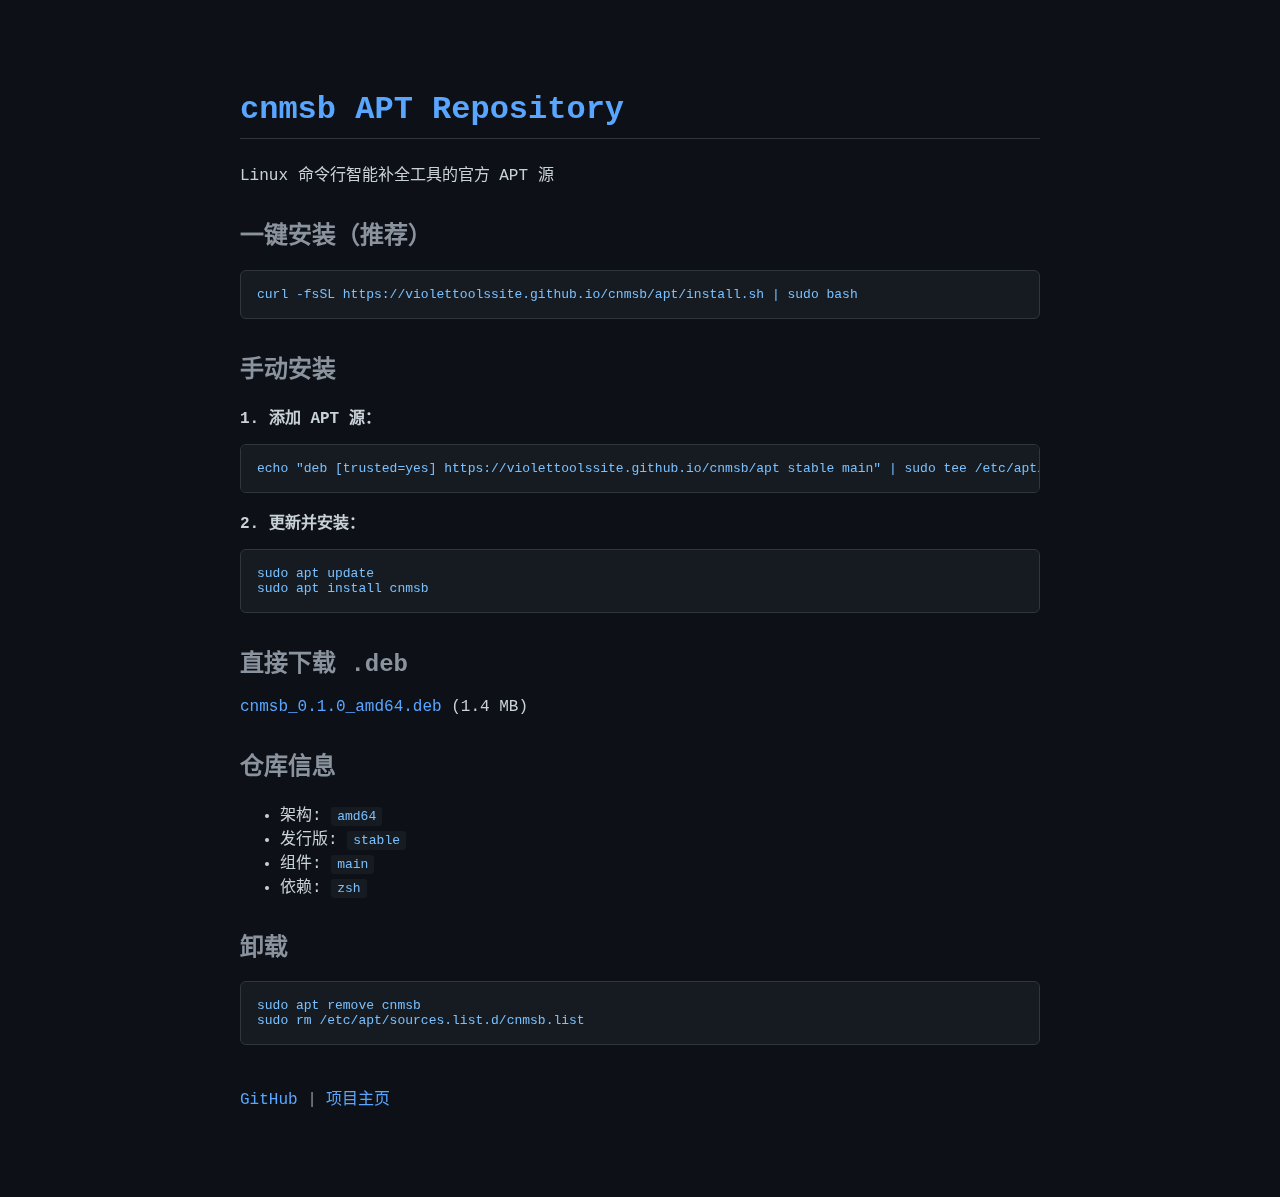
<file: docs/apt/index.html>
<!DOCTYPE html>
<html lang="zh-CN">
<head>
    <meta charset="UTF-8">
    <meta name="viewport" content="width=device-width, initial-scale=1.0">
    <title>cnmsb APT Repository</title>
    <style>
        body {
            font-family: -apple-system, BlinkMacSystemFont, 'Segoe UI', Roboto, monospace;
            max-width: 800px;
            margin: 50px auto;
            padding: 20px;
            background: #0d1117;
            color: #c9d1d9;
        }
        h1 { color: #58a6ff; border-bottom: 1px solid #30363d; padding-bottom: 10px; }
        h2 { color: #8b949e; margin-top: 30px; }
        code { background: #161b22; padding: 2px 6px; border-radius: 3px; color: #79c0ff; }
        pre { 
            background: #161b22; 
            padding: 16px; 
            border-radius: 6px; 
            overflow-x: auto;
            border: 1px solid #30363d;
        }
        pre code { padding: 0; background: none; }
        .highlight { color: #ffa657; }
        a { color: #58a6ff; text-decoration: none; }
        a:hover { text-decoration: underline; }
    </style>
</head>
<body>
    <h1>cnmsb APT Repository</h1>
    <p>Linux 命令行智能补全工具的官方 APT 源</p>
    
    <h2>一键安装（推荐）</h2>
    <pre><code>curl -fsSL https://violettoolssite.github.io/cnmsb/apt/install.sh | sudo bash</code></pre>
    
    <h2>手动安装</h2>
    <p><strong>1. 添加 APT 源：</strong></p>
    <pre><code>echo "deb [trusted=yes] https://violettoolssite.github.io/cnmsb/apt stable main" | sudo tee /etc/apt/sources.list.d/cnmsb.list</code></pre>
    
    <p><strong>2. 更新并安装：</strong></p>
    <pre><code>sudo apt update
sudo apt install cnmsb</code></pre>
    
    <h2>直接下载 .deb</h2>
    <p><a href="pool/main/c/cnmsb/cnmsb_0.1.0_amd64.deb">cnmsb_0.1.0_amd64.deb</a> (1.4 MB)</p>
    
    <h2>仓库信息</h2>
    <ul>
        <li>架构: <code>amd64</code></li>
        <li>发行版: <code>stable</code></li>
        <li>组件: <code>main</code></li>
        <li>依赖: <code>zsh</code></li>
    </ul>
    
    <h2>卸载</h2>
    <pre><code>sudo apt remove cnmsb
sudo rm /etc/apt/sources.list.d/cnmsb.list</code></pre>
    
    <p style="margin-top: 40px; color: #8b949e;">
        <a href="https://github.com/violettoolssite/cnmsb">GitHub</a> |
        <a href="../">项目主页</a>
    </p>
</body>
</html>
</file>
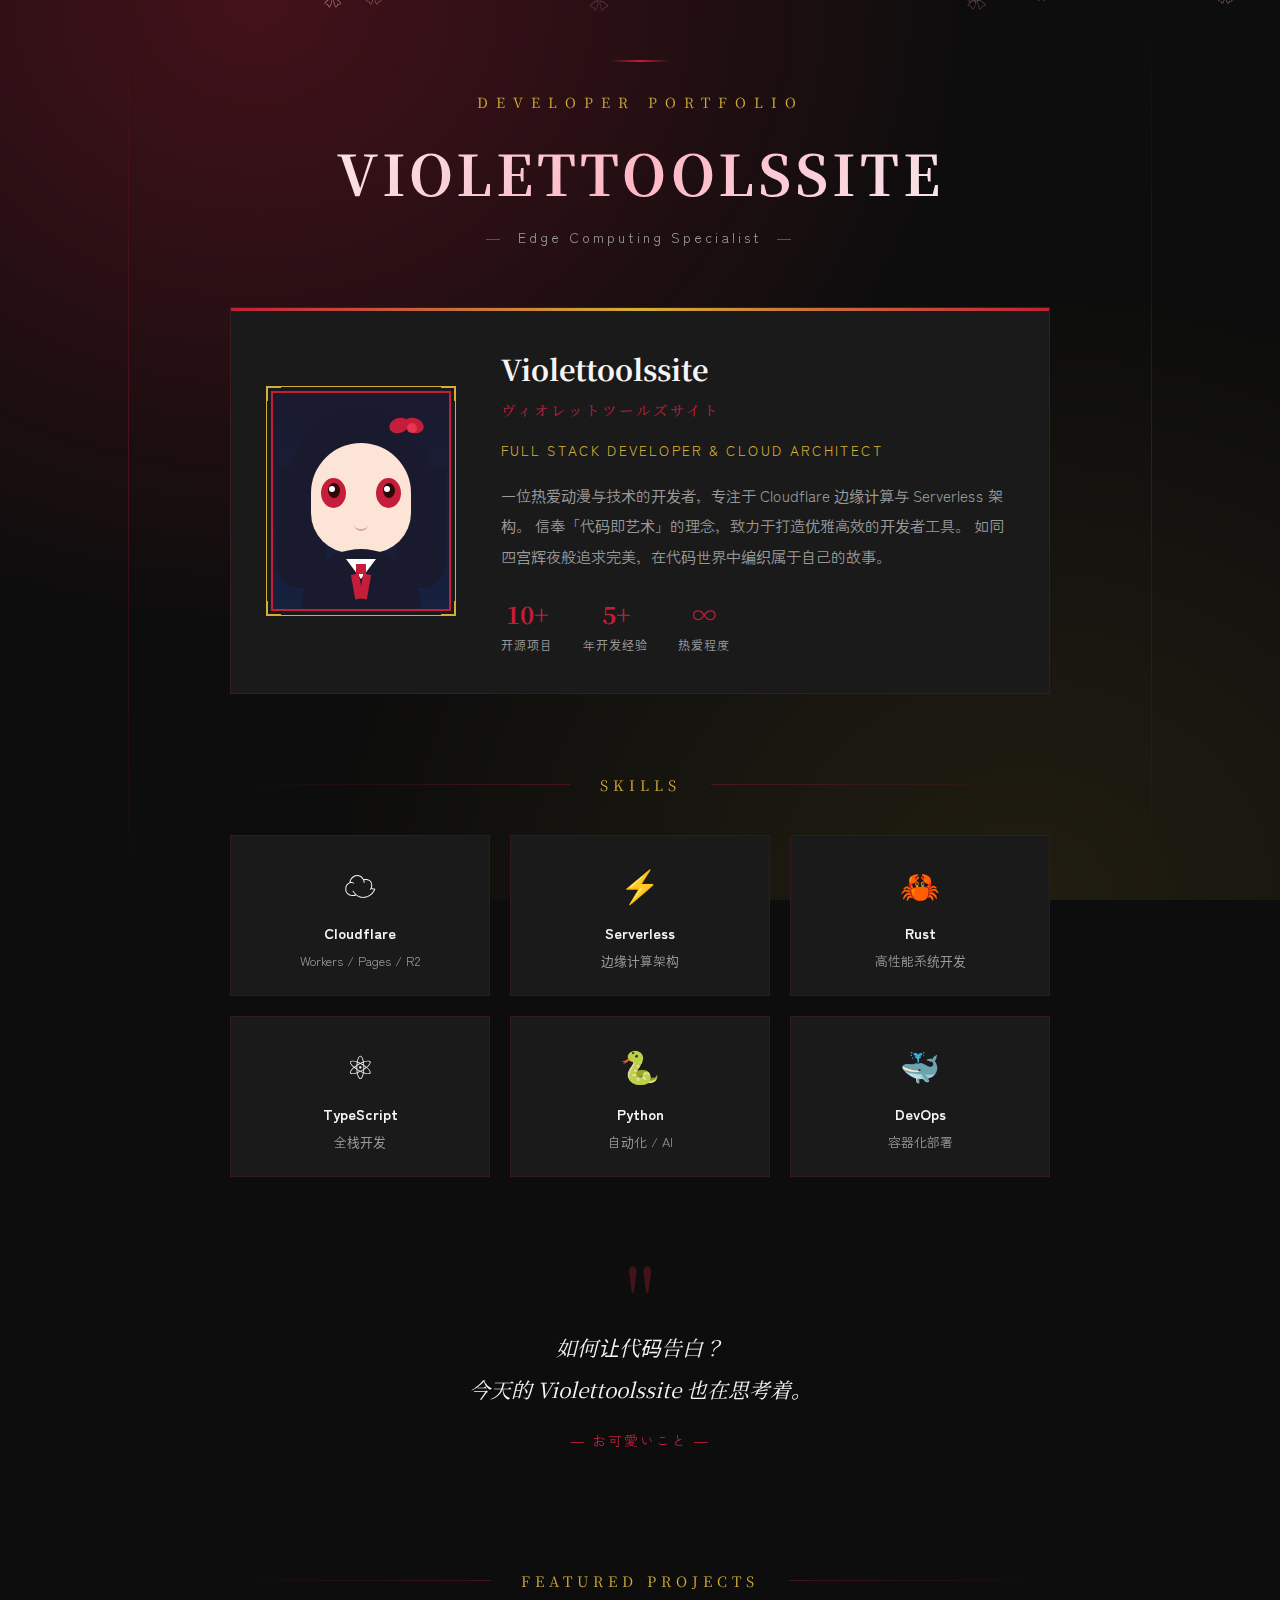
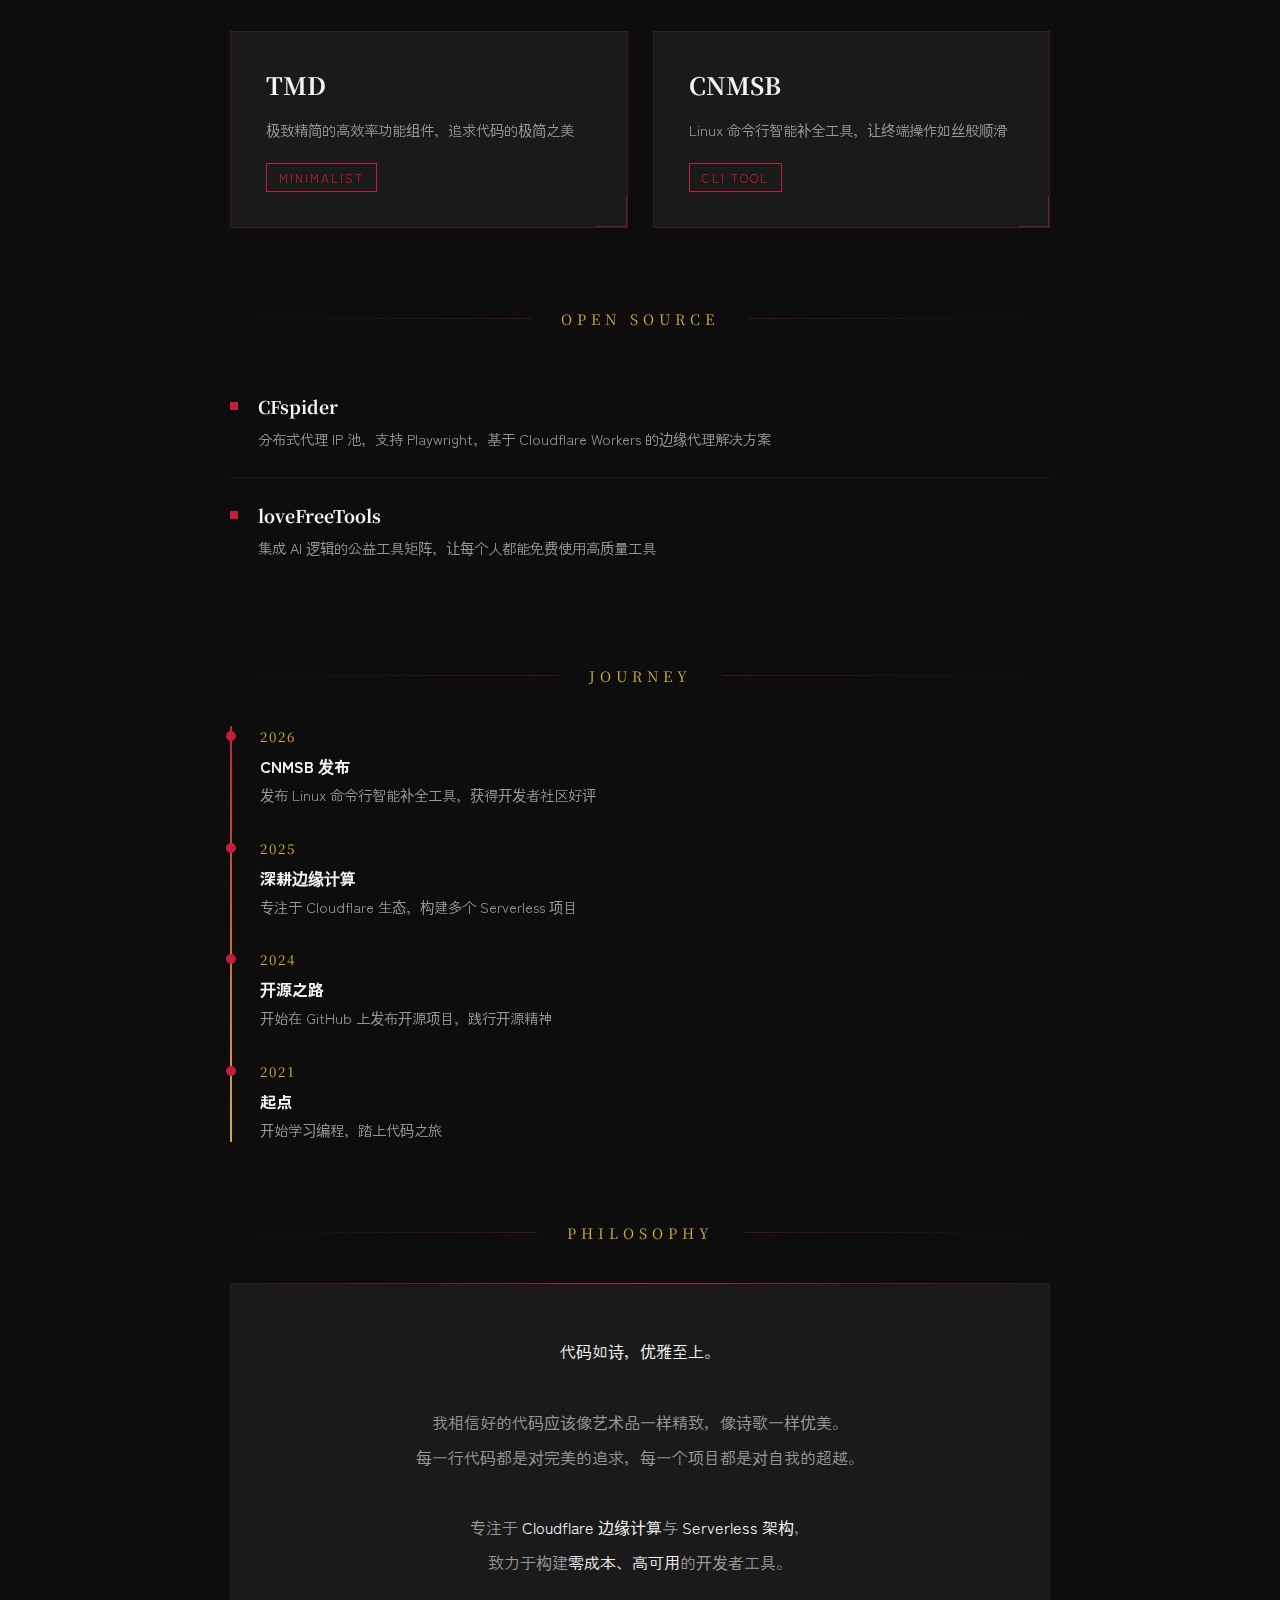
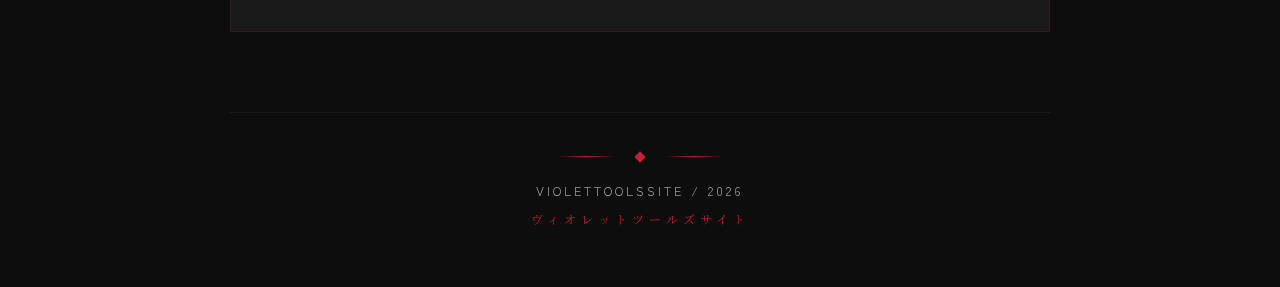
<file: docs/violettoolssite/index.html>
<!DOCTYPE html>
<html lang="zh-CN">
<head>
    <meta charset="UTF-8">
    <meta name="viewport" content="width=device-width, initial-scale=1.0">
    <title>VIOLETTOOLSSITE</title>
    <link rel="preconnect" href="https://fonts.googleapis.com">
    <link rel="preconnect" href="https://fonts.gstatic.com" crossorigin>
    <link href="https://fonts.googleapis.com/css2?family=Noto+Serif+JP:wght@400;700&family=Zen+Kaku+Gothic+New:wght@400;700&display=swap" rel="stylesheet">
    <style>
        :root {
            --bg-dark: #0d0d0d;
            --bg-card: #1a1a1a;
            --accent: #c41e3a;
            --accent-light: #e8354f;
            --accent-glow: rgba(196, 30, 58, 0.3);
            --gold: #d4af37;
            --text: #f5f5f5;
            --text-dim: #999;
            --sakura: #ffb7c5;
        }

        * {
            margin: 0;
            padding: 0;
            box-sizing: border-box;
        }

        body {
            font-family: 'Zen Kaku Gothic New', sans-serif;
            background: var(--bg-dark);
            color: var(--text);
            min-height: 100vh;
            overflow-x: hidden;
        }

        /* 樱花飘落动画 */
        .sakura-container {
            position: fixed;
            top: 0;
            left: 0;
            width: 100%;
            height: 100%;
            pointer-events: none;
            z-index: 1;
            overflow: hidden;
        }

        .sakura {
            position: absolute;
            top: -20px;
            color: var(--sakura);
            font-size: 20px;
            animation: fall linear infinite;
            opacity: 0.6;
        }

        @keyframes fall {
            0% {
                transform: translateY(-20px) rotate(0deg);
                opacity: 0;
            }
            10% {
                opacity: 0.6;
            }
            90% {
                opacity: 0.6;
            }
            100% {
                transform: translateY(100vh) rotate(360deg);
                opacity: 0;
            }
        }

        /* 背景装饰 */
        .bg-pattern {
            position: fixed;
            top: 0;
            left: 0;
            width: 100%;
            height: 100%;
            background: 
                radial-gradient(ellipse at 20% 0%, var(--accent-glow) 0%, transparent 50%),
                radial-gradient(ellipse at 80% 100%, rgba(212, 175, 55, 0.1) 0%, transparent 50%);
            pointer-events: none;
            z-index: 0;
        }

        /* 装饰线条 */
        .decoration-line {
            position: fixed;
            width: 1px;
            height: 100%;
            background: linear-gradient(to bottom, transparent, var(--accent), transparent);
            opacity: 0.3;
        }

        .decoration-line.left { left: 10%; }
        .decoration-line.right { right: 10%; }

        .container {
            max-width: 900px;
            margin: 0 auto;
            padding: 60px 40px;
            position: relative;
            z-index: 10;
        }

        /* 头部 */
        header {
            text-align: center;
            margin-bottom: 60px;
            position: relative;
        }

        .header-decoration {
            width: 60px;
            height: 2px;
            background: linear-gradient(to right, transparent, var(--accent), transparent);
            margin: 0 auto 30px;
        }

        .logo {
            font-family: 'Noto Serif JP', serif;
            font-size: 14px;
            letter-spacing: 8px;
            color: var(--gold);
            margin-bottom: 20px;
        }

        .main-title {
            font-family: 'Noto Serif JP', serif;
            font-size: clamp(2rem, 5vw, 3.5rem);
            font-weight: 700;
            letter-spacing: 4px;
            margin-bottom: 15px;
            background: linear-gradient(135deg, var(--text) 0%, var(--sakura) 50%, var(--text) 100%);
            -webkit-background-clip: text;
            -webkit-text-fill-color: transparent;
            background-clip: text;
        }

        .subtitle {
            font-size: 14px;
            color: var(--text-dim);
            letter-spacing: 3px;
        }

        .subtitle::before,
        .subtitle::after {
            content: '―';
            margin: 0 15px;
            color: var(--accent);
        }

        /* 个人资料区域 */
        .profile-section {
            display: flex;
            gap: 50px;
            align-items: center;
            margin-bottom: 80px;
            padding: 40px;
            background: var(--bg-card);
            border: 1px solid rgba(196, 30, 58, 0.2);
            position: relative;
        }

        .profile-section::before {
            content: '';
            position: absolute;
            top: 0;
            left: 0;
            width: 100%;
            height: 3px;
            background: linear-gradient(to right, var(--accent), var(--gold), var(--accent));
        }

        /* CSS动漫头像 */
        .avatar-container {
            flex-shrink: 0;
            width: 180px;
            height: 220px;
            position: relative;
        }

        .avatar {
            width: 100%;
            height: 100%;
            position: relative;
            background: linear-gradient(180deg, #1a1a2e 0%, #16213e 100%);
            overflow: hidden;
            border: 2px solid var(--accent);
        }

        /* 头发 */
        .hair {
            position: absolute;
            top: 15px;
            left: 50%;
            transform: translateX(-50%);
            width: 140px;
            height: 100px;
            background: #1a1a2e;
            border-radius: 70px 70px 0 0;
        }

        .hair::before {
            content: '';
            position: absolute;
            top: 60px;
            left: -15px;
            width: 50px;
            height: 120px;
            background: #1a1a2e;
            border-radius: 0 0 25px 25px;
        }

        .hair::after {
            content: '';
            position: absolute;
            top: 60px;
            right: -15px;
            width: 50px;
            height: 120px;
            background: #1a1a2e;
            border-radius: 0 0 25px 25px;
        }

        /* 脸 */
        .face {
            position: absolute;
            top: 50px;
            left: 50%;
            transform: translateX(-50%);
            width: 100px;
            height: 110px;
            background: #fce4d6;
            border-radius: 50px 50px 40px 40px;
        }

        /* 眼睛 */
        .eyes {
            position: absolute;
            top: 85px;
            left: 50%;
            transform: translateX(-50%);
            width: 80px;
            display: flex;
            justify-content: space-between;
        }

        .eye {
            width: 25px;
            height: 30px;
            background: #c41e3a;
            border-radius: 50%;
            position: relative;
            overflow: hidden;
        }

        .eye::before {
            content: '';
            position: absolute;
            top: 5px;
            left: 50%;
            transform: translateX(-50%);
            width: 12px;
            height: 15px;
            background: #2d0a0a;
            border-radius: 50%;
        }

        .eye::after {
            content: '';
            position: absolute;
            top: 8px;
            left: 8px;
            width: 6px;
            height: 6px;
            background: #fff;
            border-radius: 50%;
        }

        /* 蝴蝶结 */
        .ribbon {
            position: absolute;
            top: 25px;
            right: 25px;
            width: 35px;
            height: 25px;
        }

        .ribbon::before,
        .ribbon::after {
            content: '';
            position: absolute;
            width: 20px;
            height: 15px;
            background: var(--accent);
            border-radius: 50% 50% 50% 50%;
        }

        .ribbon::before {
            left: 0;
            transform: rotate(-20deg);
        }

        .ribbon::after {
            right: 0;
            transform: rotate(20deg);
        }

        .ribbon-center {
            position: absolute;
            top: 30px;
            right: 32px;
            width: 10px;
            height: 10px;
            background: var(--accent-light);
            border-radius: 50%;
            z-index: 1;
        }

        /* 嘴巴 */
        .mouth {
            position: absolute;
            top: 130px;
            left: 50%;
            transform: translateX(-50%);
            width: 15px;
            height: 8px;
            border-bottom: 2px solid #d4a5a5;
            border-radius: 0 0 15px 15px;
        }

        /* 制服 */
        .uniform {
            position: absolute;
            bottom: 0;
            left: 50%;
            transform: translateX(-50%);
            width: 120px;
            height: 60px;
            background: #1a1a2e;
            border-radius: 60px 60px 0 0;
        }

        .uniform::before {
            content: '';
            position: absolute;
            top: 10px;
            left: 50%;
            transform: translateX(-50%);
            width: 0;
            height: 0;
            border-left: 15px solid transparent;
            border-right: 15px solid transparent;
            border-top: 20px solid #fff;
        }

        .uniform-ribbon {
            position: absolute;
            bottom: 35px;
            left: 50%;
            transform: translateX(-50%);
            width: 10px;
            height: 10px;
            background: var(--accent);
        }

        .uniform-ribbon::before,
        .uniform-ribbon::after {
            content: '';
            position: absolute;
            top: 10px;
            width: 8px;
            height: 25px;
            background: var(--accent);
        }

        .uniform-ribbon::before {
            left: -3px;
            transform: rotate(-10deg);
        }

        .uniform-ribbon::after {
            right: -3px;
            transform: rotate(10deg);
        }

        /* 头像装饰框 */
        .avatar-frame {
            position: absolute;
            top: -5px;
            left: -5px;
            right: -5px;
            bottom: -5px;
            border: 1px solid var(--gold);
            pointer-events: none;
        }

        .avatar-corner {
            position: absolute;
            width: 15px;
            height: 15px;
            border-color: var(--gold);
            border-style: solid;
        }

        .avatar-corner.tl { top: -5px; left: -5px; border-width: 2px 0 0 2px; }
        .avatar-corner.tr { top: -5px; right: -5px; border-width: 2px 2px 0 0; }
        .avatar-corner.bl { bottom: -5px; left: -5px; border-width: 0 0 2px 2px; }
        .avatar-corner.br { bottom: -5px; right: -5px; border-width: 0 2px 2px 0; }

        .profile-content {
            flex: 1;
        }

        .profile-name {
            font-family: 'Noto Serif JP', serif;
            font-size: 1.8rem;
            font-weight: 700;
            margin-bottom: 10px;
            color: var(--text);
        }

        .profile-name-jp {
            font-family: 'Noto Serif JP', serif;
            font-size: 0.9rem;
            color: var(--accent);
            margin-bottom: 20px;
            letter-spacing: 3px;
        }

        .profile-title {
            font-size: 0.85rem;
            color: var(--gold);
            letter-spacing: 2px;
            margin-bottom: 20px;
            text-transform: uppercase;
        }

        .profile-bio {
            font-size: 0.95rem;
            color: var(--text-dim);
            line-height: 2;
            margin-bottom: 25px;
        }

        .profile-stats {
            display: flex;
            gap: 30px;
        }

        .stat-item {
            text-align: center;
        }

        .stat-value {
            font-family: 'Noto Serif JP', serif;
            font-size: 1.5rem;
            font-weight: 700;
            color: var(--accent);
        }

        .stat-label {
            font-size: 0.75rem;
            color: var(--text-dim);
            letter-spacing: 1px;
            margin-top: 5px;
        }

        /* 技能区域 */
        .skills-section {
            margin-bottom: 80px;
        }

        .skills-grid {
            display: grid;
            grid-template-columns: repeat(3, 1fr);
            gap: 20px;
        }

        .skill-card {
            background: var(--bg-card);
            border: 1px solid rgba(196, 30, 58, 0.15);
            padding: 25px;
            text-align: center;
            transition: all 0.3s;
        }

        .skill-card:hover {
            border-color: var(--accent);
            transform: translateY(-3px);
        }

        .skill-icon {
            font-size: 2rem;
            margin-bottom: 15px;
        }

        .skill-name {
            font-size: 0.9rem;
            font-weight: 700;
            color: var(--text);
            margin-bottom: 8px;
        }

        .skill-desc {
            font-size: 0.8rem;
            color: var(--text-dim);
        }

        /* 引言区 */
        .quote-section {
            text-align: center;
            margin-bottom: 80px;
            padding: 40px;
            position: relative;
        }

        .quote-section::before {
            content: '"';
            position: absolute;
            top: 0;
            left: 50%;
            transform: translateX(-50%);
            font-family: 'Noto Serif JP', serif;
            font-size: 80px;
            color: var(--accent);
            opacity: 0.3;
            line-height: 1;
        }

        .quote-text {
            font-family: 'Noto Serif JP', serif;
            font-size: 1.3rem;
            font-style: italic;
            color: var(--text);
            line-height: 2;
            margin-top: 30px;
        }

        .quote-author {
            font-size: 0.85rem;
            color: var(--accent);
            margin-top: 20px;
            letter-spacing: 2px;
        }

        /* 区域标题 */
        .section-header {
            display: flex;
            align-items: center;
            margin-bottom: 40px;
        }

        .section-header::before,
        .section-header::after {
            content: '';
            flex: 1;
            height: 1px;
            background: linear-gradient(to right, transparent, var(--accent-glow));
        }

        .section-header::after {
            background: linear-gradient(to left, transparent, var(--accent-glow));
        }

        .section-title {
            font-family: 'Noto Serif JP', serif;
            font-size: 0.9rem;
            letter-spacing: 5px;
            color: var(--gold);
            padding: 0 30px;
        }

        /* 项目卡片 */
        .projects-grid {
            display: grid;
            grid-template-columns: repeat(2, 1fr);
            gap: 25px;
            margin-bottom: 80px;
        }

        .project-card {
            background: var(--bg-card);
            border: 1px solid rgba(196, 30, 58, 0.2);
            padding: 35px;
            position: relative;
            overflow: hidden;
            transition: all 0.4s ease;
        }

        .project-card::before {
            content: '';
            position: absolute;
            top: 0;
            left: 0;
            width: 100%;
            height: 3px;
            background: linear-gradient(to right, var(--accent), var(--gold));
            transform: scaleX(0);
            transform-origin: left;
            transition: transform 0.4s ease;
        }

        .project-card:hover::before {
            transform: scaleX(1);
        }

        .project-card:hover {
            border-color: var(--accent);
            transform: translateY(-5px);
            box-shadow: 0 10px 40px var(--accent-glow);
        }

        .project-card::after {
            content: '';
            position: absolute;
            bottom: 0;
            right: 0;
            width: 30px;
            height: 30px;
            border-right: 1px solid var(--accent);
            border-bottom: 1px solid var(--accent);
            opacity: 0.5;
        }

        .project-name {
            font-family: 'Noto Serif JP', serif;
            font-size: 1.5rem;
            font-weight: 700;
            margin-bottom: 15px;
            color: var(--text);
        }

        .project-name a {
            color: inherit;
            text-decoration: none;
            transition: color 0.3s;
        }

        .project-name a:hover {
            color: var(--accent-light);
        }

        .project-desc {
            font-size: 0.9rem;
            color: var(--text-dim);
            line-height: 1.8;
        }

        .project-tag {
            display: inline-block;
            margin-top: 20px;
            font-size: 0.75rem;
            color: var(--accent);
            letter-spacing: 2px;
            border: 1px solid var(--accent);
            padding: 5px 12px;
        }

        /* 开源项目列表 */
        .oss-list {
            margin-bottom: 80px;
        }

        .oss-item {
            display: flex;
            align-items: flex-start;
            padding: 25px 0;
            border-bottom: 1px solid rgba(255, 255, 255, 0.05);
        }

        .oss-item:last-child {
            border-bottom: none;
        }

        .oss-bullet {
            width: 8px;
            height: 8px;
            background: var(--accent);
            margin-right: 20px;
            margin-top: 8px;
            flex-shrink: 0;
        }

        .oss-content {
            flex: 1;
        }

        .oss-name {
            font-family: 'Noto Serif JP', serif;
            font-size: 1.1rem;
            font-weight: 700;
            margin-bottom: 8px;
            color: var(--text);
        }

        .oss-desc {
            font-size: 0.9rem;
            color: var(--text-dim);
            line-height: 1.7;
        }

        /* 关于区域 */
        .about-section {
            background: var(--bg-card);
            border: 1px solid rgba(196, 30, 58, 0.15);
            padding: 50px;
            margin-bottom: 80px;
            position: relative;
        }

        .about-section::before {
            content: '';
            position: absolute;
            top: -1px;
            left: 30px;
            right: 30px;
            height: 1px;
            background: linear-gradient(to right, transparent, var(--accent), transparent);
        }

        .about-text {
            font-size: 1rem;
            line-height: 2.2;
            color: var(--text-dim);
            text-align: center;
        }

        .about-text strong {
            color: var(--text);
            font-weight: 400;
        }

        /* 时间线 */
        .timeline-section {
            margin-bottom: 80px;
        }

        .timeline {
            position: relative;
            padding-left: 30px;
        }

        .timeline::before {
            content: '';
            position: absolute;
            left: 0;
            top: 0;
            bottom: 0;
            width: 2px;
            background: linear-gradient(to bottom, var(--accent), var(--gold));
        }

        .timeline-item {
            position: relative;
            padding-bottom: 30px;
        }

        .timeline-item:last-child {
            padding-bottom: 0;
        }

        .timeline-dot {
            position: absolute;
            left: -34px;
            top: 5px;
            width: 10px;
            height: 10px;
            background: var(--accent);
            border-radius: 50%;
        }

        .timeline-year {
            font-family: 'Noto Serif JP', serif;
            font-size: 0.85rem;
            color: var(--gold);
            margin-bottom: 8px;
            letter-spacing: 2px;
        }

        .timeline-title {
            font-size: 1rem;
            font-weight: 700;
            color: var(--text);
            margin-bottom: 5px;
        }

        .timeline-desc {
            font-size: 0.9rem;
            color: var(--text-dim);
            line-height: 1.7;
        }

        /* 页脚 */
        footer {
            text-align: center;
            padding-top: 40px;
            border-top: 1px solid rgba(255, 255, 255, 0.05);
        }

        .footer-decoration {
            display: flex;
            justify-content: center;
            align-items: center;
            gap: 20px;
            margin-bottom: 20px;
        }

        .footer-diamond {
            width: 8px;
            height: 8px;
            background: var(--accent);
            transform: rotate(45deg);
        }

        .footer-line {
            width: 60px;
            height: 1px;
            background: linear-gradient(to right, transparent, var(--accent), transparent);
        }

        .footer-text {
            font-size: 0.8rem;
            color: var(--text-dim);
            letter-spacing: 3px;
        }

        .footer-jp {
            font-family: 'Noto Serif JP', serif;
            font-size: 0.75rem;
            color: var(--accent);
            margin-top: 10px;
            letter-spacing: 5px;
        }

        /* 响应式 */
        @media (max-width: 768px) {
            .container {
                padding: 40px 25px;
            }

            .profile-section {
                flex-direction: column;
                text-align: center;
            }

            .profile-stats {
                justify-content: center;
            }

            .projects-grid {
                grid-template-columns: 1fr;
            }

            .skills-grid {
                grid-template-columns: 1fr;
            }

            .decoration-line {
                display: none;
            }

            .quote-section {
                padding: 30px 20px;
            }

            .about-section {
                padding: 35px 25px;
            }

            .avatar-container {
                margin: 0 auto;
            }
        }
    </style>
</head>
<body>
    <div class="bg-pattern"></div>
    <div class="decoration-line left"></div>
    <div class="decoration-line right"></div>

    <!-- 樱花飘落 -->
    <div class="sakura-container" id="sakuraContainer"></div>

    <div class="container">
        <header>
            <div class="header-decoration"></div>
            <div class="logo">DEVELOPER PORTFOLIO</div>
            <h1 class="main-title">VIOLETTOOLSSITE</h1>
            <p class="subtitle">Edge Computing Specialist</p>
        </header>

        <!-- 个人资料 -->
        <section class="profile-section">
            <div class="avatar-container">
                <div class="avatar">
                    <div class="hair"></div>
                    <div class="face"></div>
                    <div class="eyes">
                        <div class="eye"></div>
                        <div class="eye"></div>
                    </div>
                    <div class="mouth"></div>
                    <div class="ribbon"></div>
                    <div class="ribbon-center"></div>
                    <div class="uniform">
                        <div class="uniform-ribbon"></div>
                    </div>
                </div>
                <div class="avatar-frame"></div>
                <div class="avatar-corner tl"></div>
                <div class="avatar-corner tr"></div>
                <div class="avatar-corner bl"></div>
                <div class="avatar-corner br"></div>
            </div>
            <div class="profile-content">
                <h2 class="profile-name">Violettoolssite</h2>
                <p class="profile-name-jp">ヴィオレットツールズサイト</p>
                <p class="profile-title">Full Stack Developer & Cloud Architect</p>
                <p class="profile-bio">
                    一位热爱动漫与技术的开发者，专注于 Cloudflare 边缘计算与 Serverless 架构。
                    信奉「代码即艺术」的理念，致力于打造优雅高效的开发者工具。
                    如同四宫辉夜般追求完美，在代码世界中编织属于自己的故事。
                </p>
                <div class="profile-stats">
                    <div class="stat-item">
                        <div class="stat-value">10+</div>
                        <div class="stat-label">开源项目</div>
                    </div>
                    <div class="stat-item">
                        <div class="stat-value">5+</div>
                        <div class="stat-label">年开发经验</div>
                    </div>
                    <div class="stat-item">
                        <div class="stat-value">∞</div>
                        <div class="stat-label">热爱程度</div>
                    </div>
                </div>
            </div>
        </section>

        <!-- 技能 -->
        <section class="skills-section">
            <div class="section-header">
                <span class="section-title">SKILLS</span>
            </div>
            <div class="skills-grid">
                <div class="skill-card">
                    <div class="skill-icon">☁</div>
                    <div class="skill-name">Cloudflare</div>
                    <div class="skill-desc">Workers / Pages / R2</div>
                </div>
                <div class="skill-card">
                    <div class="skill-icon">⚡</div>
                    <div class="skill-name">Serverless</div>
                    <div class="skill-desc">边缘计算架构</div>
                </div>
                <div class="skill-card">
                    <div class="skill-icon">🦀</div>
                    <div class="skill-name">Rust</div>
                    <div class="skill-desc">高性能系统开发</div>
                </div>
                <div class="skill-card">
                    <div class="skill-icon">⚛</div>
                    <div class="skill-name">TypeScript</div>
                    <div class="skill-desc">全栈开发</div>
                </div>
                <div class="skill-card">
                    <div class="skill-icon">🐍</div>
                    <div class="skill-name">Python</div>
                    <div class="skill-desc">自动化 / AI</div>
                </div>
                <div class="skill-card">
                    <div class="skill-icon">🐳</div>
                    <div class="skill-name">DevOps</div>
                    <div class="skill-desc">容器化部署</div>
                </div>
            </div>
        </section>

        <section class="quote-section">
            <p class="quote-text">
                如何让代码告白？<br>
                今天的 Violettoolssite 也在思考着。
            </p>
            <p class="quote-author">― お可愛いこと ―</p>
        </section>

        <section>
            <div class="section-header">
                <span class="section-title">FEATURED PROJECTS</span>
            </div>
            <div class="projects-grid">
                <div class="project-card">
                    <h3 class="project-name">
                        <a href="https://tmd.kami666.xyz/" target="_blank">TMD</a>
                    </h3>
                    <p class="project-desc">极致精简的高效率功能组件，追求代码的极简之美</p>
                    <span class="project-tag">MINIMALIST</span>
                </div>
                <div class="project-card">
                    <h3 class="project-name">
                        <a href="https://violettoolssite.github.io/cnmsb/" target="_blank">CNMSB</a>
                    </h3>
                    <p class="project-desc">Linux 命令行智能补全工具，让终端操作如丝般顺滑</p>
                    <span class="project-tag">CLI TOOL</span>
                </div>
            </div>
        </section>

        <section>
            <div class="section-header">
                <span class="section-title">OPEN SOURCE</span>
            </div>
            <div class="oss-list">
                <div class="oss-item">
                    <div class="oss-bullet"></div>
                    <div class="oss-content">
                        <h4 class="oss-name">CFspider</h4>
                        <p class="oss-desc">分布式代理 IP 池，支持 Playwright，基于 Cloudflare Workers 的边缘代理解决方案</p>
                    </div>
                </div>
                <div class="oss-item">
                    <div class="oss-bullet"></div>
                    <div class="oss-content">
                        <h4 class="oss-name">loveFreeTools</h4>
                        <p class="oss-desc">集成 AI 逻辑的公益工具矩阵，让每个人都能免费使用高质量工具</p>
                    </div>
                </div>
            </div>
        </section>

        <!-- 时间线 -->
        <section class="timeline-section">
            <div class="section-header">
                <span class="section-title">JOURNEY</span>
            </div>
            <div class="timeline">
                <div class="timeline-item">
                    <div class="timeline-dot"></div>
                    <div class="timeline-year">2026</div>
                    <div class="timeline-title">CNMSB 发布</div>
                    <div class="timeline-desc">发布 Linux 命令行智能补全工具，获得开发者社区好评</div>
                </div>
                <div class="timeline-item">
                    <div class="timeline-dot"></div>
                    <div class="timeline-year">2025</div>
                    <div class="timeline-title">深耕边缘计算</div>
                    <div class="timeline-desc">专注于 Cloudflare 生态，构建多个 Serverless 项目</div>
                </div>
                <div class="timeline-item">
                    <div class="timeline-dot"></div>
                    <div class="timeline-year">2024</div>
                    <div class="timeline-title">开源之路</div>
                    <div class="timeline-desc">开始在 GitHub 上发布开源项目，践行开源精神</div>
                </div>
                <div class="timeline-item">
                    <div class="timeline-dot"></div>
                    <div class="timeline-year">2021</div>
                    <div class="timeline-title">起点</div>
                    <div class="timeline-desc">开始学习编程，踏上代码之旅</div>
                </div>
            </div>
        </section>

        <section>
            <div class="section-header">
                <span class="section-title">PHILOSOPHY</span>
            </div>
            <div class="about-section">
                <p class="about-text">
                    <strong>代码如诗，优雅至上。</strong><br><br>
                    我相信好的代码应该像艺术品一样精致，像诗歌一样优美。<br>
                    每一行代码都是对完美的追求，每一个项目都是对自我的超越。<br><br>
                    专注于 <strong>Cloudflare 边缘计算</strong>与 <strong>Serverless 架构</strong>，<br>
                    致力于构建<strong>零成本、高可用</strong>的开发者工具。
                </p>
            </div>
        </section>

        <footer>
            <div class="footer-decoration">
                <div class="footer-line"></div>
                <div class="footer-diamond"></div>
                <div class="footer-line"></div>
            </div>
            <p class="footer-text">VIOLETTOOLSSITE / 2026</p>
            <p class="footer-jp">ヴィオレットツールズサイト</p>
        </footer>
    </div>

    <script>
        // 创建樱花飘落效果
        function createSakura() {
            const container = document.getElementById('sakuraContainer');
            const sakura = document.createElement('div');
            sakura.className = 'sakura';
            sakura.innerHTML = '❀';
            sakura.style.left = Math.random() * 100 + '%';
            sakura.style.animationDuration = (Math.random() * 5 + 8) + 's';
            sakura.style.fontSize = (Math.random() * 15 + 10) + 'px';
            sakura.style.opacity = Math.random() * 0.4 + 0.2;
            container.appendChild(sakura);

            setTimeout(() => {
                sakura.remove();
            }, 13000);
        }

        // 定期创建樱花
        setInterval(createSakura, 800);

        // 初始创建一些樱花
        for (let i = 0; i < 5; i++) {
            setTimeout(createSakura, i * 200);
        }
    </script>
</body>
</html>
</file>
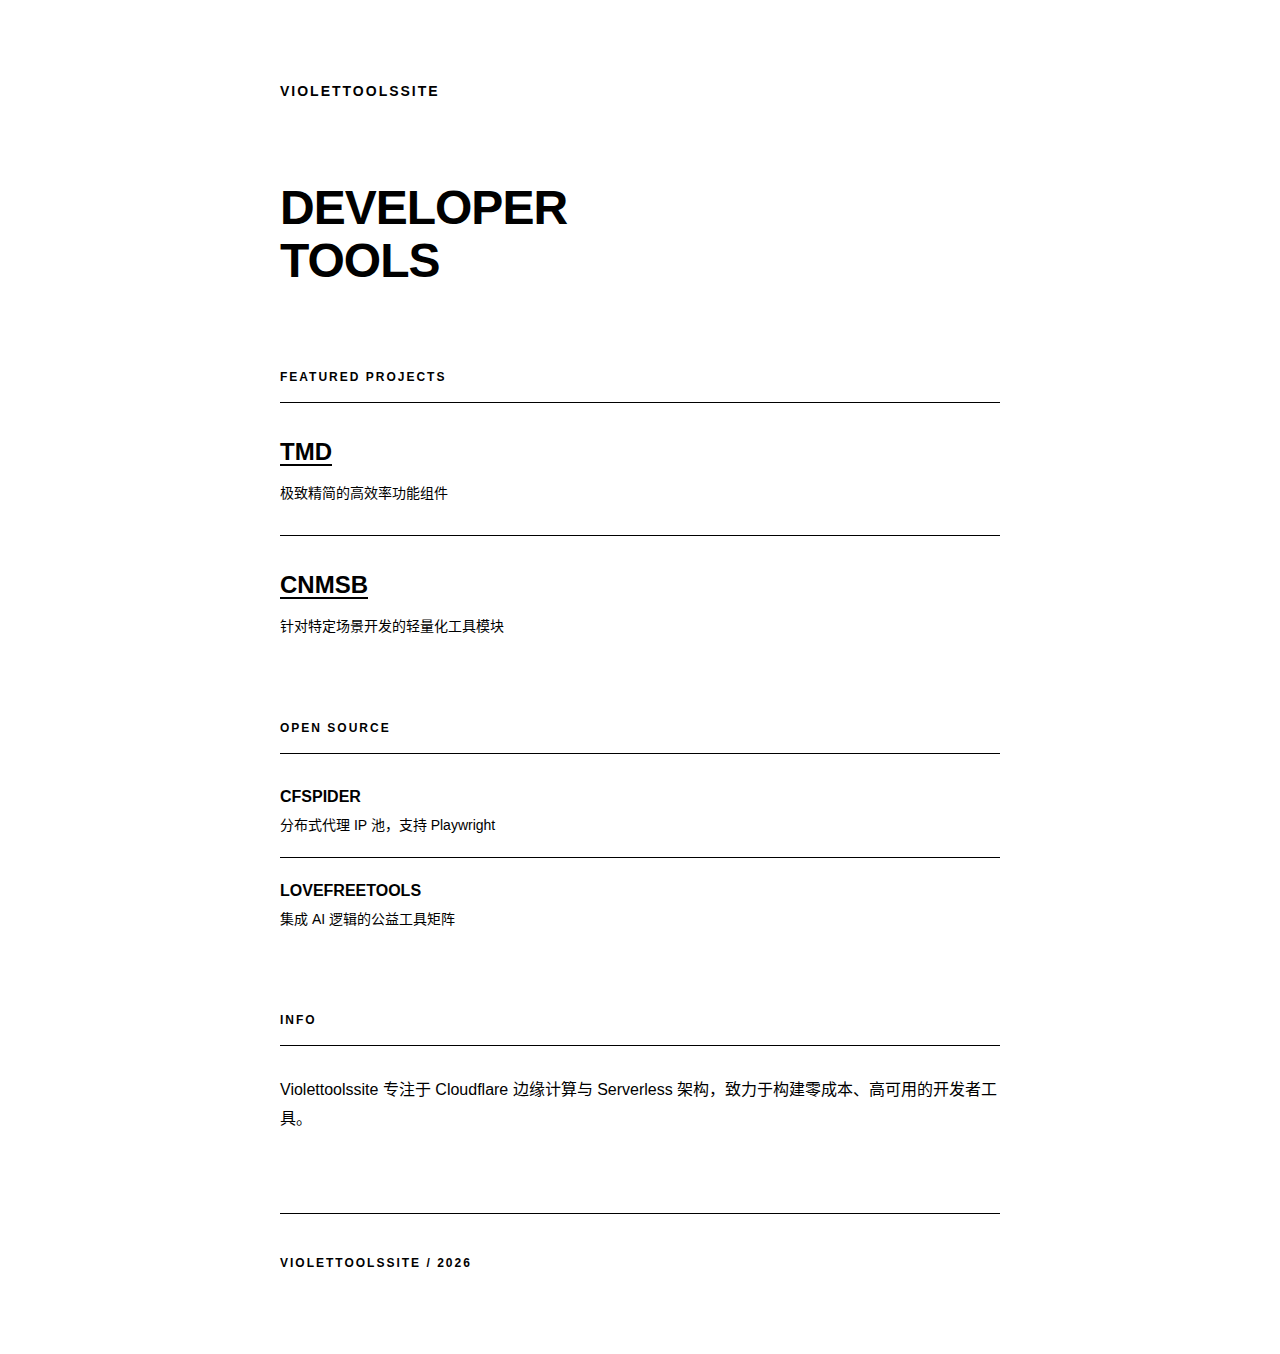
<file: docs/violettoolssite.html>
<!DOCTYPE html>
<html lang="zh-CN">
<head>
    <meta charset="UTF-8">
    <meta name="viewport" content="width=device-width, initial-scale=1.0">
    <title>VIOLETTOOLSSITE</title>
    <style>
        * {
            margin: 0;
            padding: 0;
            box-sizing: border-box;
        }

        html {
            font-size: 16px;
        }

        body {
            font-family: Inter, -apple-system, BlinkMacSystemFont, sans-serif;
            background: #fff;
            color: #000;
            line-height: 1.6;
            -webkit-font-smoothing: antialiased;
            -moz-osx-font-smoothing: grayscale;
        }

        .container {
            max-width: 800px;
            margin: 0 auto;
            padding: 80px 40px;
        }

        header {
            margin-bottom: 80px;
        }

        .logo {
            font-size: 14px;
            font-weight: 700;
            letter-spacing: 2px;
            text-transform: uppercase;
        }

        section {
            margin-bottom: 80px;
        }

        h1 {
            font-size: 48px;
            font-weight: 700;
            text-transform: uppercase;
            letter-spacing: -1px;
            margin-bottom: 40px;
            line-height: 1.1;
        }

        h2 {
            font-size: 12px;
            font-weight: 700;
            text-transform: uppercase;
            letter-spacing: 2px;
            margin-bottom: 30px;
            padding-bottom: 15px;
            border-bottom: 1px solid #000;
        }

        .project-item {
            margin-bottom: 30px;
            padding-bottom: 30px;
            border-bottom: 1px solid #000;
        }

        .project-item:last-child {
            border-bottom: none;
            margin-bottom: 0;
            padding-bottom: 0;
        }

        .project-title {
            font-size: 24px;
            font-weight: 700;
            text-transform: uppercase;
            margin-bottom: 10px;
        }

        .project-title a {
            color: #000;
            text-decoration: underline;
            text-underline-offset: 4px;
        }

        .project-title a:hover {
            text-decoration-style: dashed;
        }

        .project-desc {
            font-size: 14px;
            color: #000;
            line-height: 1.7;
        }

        .oss-list {
            list-style: none;
        }

        .oss-item {
            margin-bottom: 20px;
            padding-bottom: 20px;
            border-bottom: 1px solid #000;
        }

        .oss-item:last-child {
            border-bottom: none;
            margin-bottom: 0;
            padding-bottom: 0;
        }

        .oss-name {
            font-size: 16px;
            font-weight: 700;
            text-transform: uppercase;
            margin-bottom: 5px;
        }

        .oss-desc {
            font-size: 14px;
            color: #000;
        }

        .about-text {
            font-size: 16px;
            line-height: 1.8;
        }

        footer {
            padding-top: 40px;
            border-top: 1px solid #000;
        }

        .footer-text {
            font-size: 12px;
            font-weight: 700;
            letter-spacing: 2px;
            text-transform: uppercase;
        }

        a {
            color: #000;
            text-decoration: underline;
            text-underline-offset: 3px;
        }

        a:hover {
            text-decoration-style: dashed;
        }

        @media (max-width: 600px) {
            .container {
                padding: 40px 20px;
            }

            h1 {
                font-size: 32px;
            }

            section {
                margin-bottom: 60px;
            }

            header {
                margin-bottom: 60px;
            }

            .project-title {
                font-size: 20px;
            }
        }
    </style>
</head>
<body>
    <div class="container">
        <header>
            <div class="logo">VIOLETTOOLSSITE</div>
        </header>

        <section>
            <h1>DEVELOPER<br>TOOLS</h1>
        </section>

        <section>
            <h2>FEATURED PROJECTS</h2>
            <div class="project-item">
                <div class="project-title">
                    <a href="https://tmd.kami666.xyz/" target="_blank">TMD</a>
                </div>
                <p class="project-desc">极致精简的高效率功能组件</p>
            </div>
            <div class="project-item">
                <div class="project-title">
                    <a href="https://violettoolssite.github.io/cnmsb/" target="_blank">CNMSB</a>
                </div>
                <p class="project-desc">针对特定场景开发的轻量化工具模块</p>
            </div>
        </section>

        <section>
            <h2>OPEN SOURCE</h2>
            <ul class="oss-list">
                <li class="oss-item">
                    <div class="oss-name">CFspider</div>
                    <p class="oss-desc">分布式代理 IP 池，支持 Playwright</p>
                </li>
                <li class="oss-item">
                    <div class="oss-name">loveFreeTools</div>
                    <p class="oss-desc">集成 AI 逻辑的公益工具矩阵</p>
                </li>
            </ul>
        </section>

        <section>
            <h2>INFO</h2>
            <p class="about-text">
                Violettoolssite 专注于 Cloudflare 边缘计算与 Serverless 架构，致力于构建零成本、高可用的开发者工具。
            </p>
        </section>

        <footer>
            <div class="footer-text">VIOLETTOOLSSITE / 2026</div>
        </footer>
    </div>
</body>
</html>
</file>
<file: docs/css/style.css>
/* ========================================
   CNMSB - 命令行智能补全工具
   CSS Stylesheet
   ======================================== */

/* ----------------------------------------
   CSS Variables
   ---------------------------------------- */
:root {
    --bg: #0a0a0a;
    --bg-elevated: #111111;
    --bg-card: #161616;
    --bg-card-hover: #1a1a1a;
    --accent: #d4ff00;
    --accent-dim: #a8cc00;
    --accent-glow: rgba(212, 255, 0, 0.1);
    --accent-strong-glow: rgba(212, 255, 0, 0.3);
    --text: #ffffff;
    --text-secondary: #a0a0a0;
    --text-muted: #666666;
    --border: rgba(255, 255, 255, 0.06);
    --border-hover: rgba(212, 255, 0, 0.3);
    --red: #ff5f56;
    --yellow: #ffbd2e;
    --green: #27c93f;
}

/* ----------------------------------------
   Reset & Base
   ---------------------------------------- */
* {
    margin: 0;
    padding: 0;
    box-sizing: border-box;
}

html {
    scroll-behavior: smooth;
    font-size: 16px;
}

body {
    font-family: 'Space Grotesk', -apple-system, BlinkMacSystemFont, sans-serif;
    background: var(--bg);
    color: var(--text);
    line-height: 1.6;
    overflow-x: hidden;
}

body.loading {
    overflow: hidden;
}

/* ----------------------------------------
   Background Effects
   ---------------------------------------- */
.bg-pattern {
    position: fixed;
    top: 0;
    left: 0;
    width: 100%;
    height: 100%;
    background-image: 
        radial-gradient(circle at 20% 20%, rgba(212, 255, 0, 0.03) 0%, transparent 50%),
        radial-gradient(circle at 80% 80%, rgba(212, 255, 0, 0.02) 0%, transparent 50%);
    pointer-events: none;
    z-index: -1;
}

.grain {
    position: fixed;
    top: 0;
    left: 0;
    width: 100%;
    height: 100%;
    background-image: url("data:image/svg+xml,%3Csvg viewBox='0 0 400 400' xmlns='http://www.w3.org/2000/svg'%3E%3Cfilter id='noiseFilter'%3E%3CfeTurbulence type='fractalNoise' baseFrequency='0.9' numOctaves='4' stitchTiles='stitch'/%3E%3C/filter%3E%3Crect width='100%25' height='100%25' filter='url(%23noiseFilter)'/%3E%3C/svg%3E");
    opacity: 0.03;
    pointer-events: none;
    z-index: -1;
}

/* ----------------------------------------
   Loading Screen
   ---------------------------------------- */
.loading-screen {
    position: fixed;
    top: 0;
    left: 0;
    width: 100%;
    height: 100%;
    background: var(--bg);
    display: flex;
    flex-direction: column;
    justify-content: center;
    align-items: center;
    gap: 1rem;
    z-index: 9999;
    transition: opacity 0.8s ease, visibility 0.8s ease;
    overflow: visible;
}

.loading-screen.hidden {
    opacity: 0;
    visibility: hidden;
    pointer-events: none;
}

/* Letter Animation Container */
.letter-animation-container {
    position: relative;
    width: 100%;
    height: 180px;
    display: flex;
    justify-content: center;
    align-items: center;
    z-index: 1;
    pointer-events: none;
    margin-bottom: 1rem;
}

#letterCanvas {
    position: absolute;
    top: 0;
    left: 0;
    width: 100%;
    height: 100%;
    pointer-events: none;
}

.formed-word {
    font-family: 'JetBrains Mono', monospace;
    font-size: clamp(2.5rem, 8vw, 5rem);
    font-weight: 700;
    letter-spacing: clamp(5px, 2vw, 12px);
    color: var(--accent);
    opacity: 0;
    transform: scale(0.8);
    text-shadow: 
        0 0 20px rgba(212, 255, 0, 0.8),
        0 0 40px rgba(212, 255, 0, 0.6),
        0 0 80px rgba(212, 255, 0, 0.4),
        0 0 120px rgba(212, 255, 0, 0.2);
    z-index: 102;
    position: absolute;
    top: 50%;
    left: 50%;
    transform: translate(-50%, -50%) scale(0.8);
    transition: opacity 0.8s ease, transform 0.8s cubic-bezier(0.34, 1.56, 0.64, 1);
}

.formed-word.visible {
    opacity: 1;
    transform: translate(-50%, -50%) scale(1);
    animation: wordGlow 2s ease-in-out infinite alternate;
}

@keyframes wordGlow {
    0% {
        text-shadow: 
            0 0 20px rgba(212, 255, 0, 0.8),
            0 0 40px rgba(212, 255, 0, 0.6),
            0 0 80px rgba(212, 255, 0, 0.4);
    }
    100% {
        text-shadow: 
            0 0 30px rgba(212, 255, 0, 1),
            0 0 60px rgba(212, 255, 0, 0.8),
            0 0 100px rgba(212, 255, 0, 0.5),
            0 0 150px rgba(212, 255, 0, 0.3);
    }
}

.formed-word.dissolving {
    opacity: 0;
    transform: scale(1.1);
}

.loading-logo {
    font-family: 'JetBrains Mono', monospace;
    font-size: clamp(3rem, 10vw, 8rem);
    font-weight: 700;
    letter-spacing: 10px;
    color: var(--accent);
    margin-bottom: 3rem;
    opacity: 0;
    transform: translateY(30px);
    animation: fadeInUp 1s ease forwards;
}

.loading-subtitle {
    font-size: 1rem;
    color: var(--text-secondary);
    margin-bottom: 3rem;
    opacity: 0;
    transform: translateY(20px);
    transition: opacity 0.8s ease, transform 0.8s ease;
    z-index: 102;
    position: relative;
}

.loading-subtitle.visible {
    opacity: 1;
    transform: translateY(0);
}

.loading-tagline {
    font-size: 1.1rem;
    color: var(--accent);
    text-align: center;
    max-width: 600px;
    margin-bottom: 2rem;
    opacity: 0;
    transform: translateY(20px);
    transition: opacity 0.6s ease, transform 0.6s ease;
    font-weight: 500;
    letter-spacing: 0.05em;
}

.loading-tagline.visible {
    opacity: 1;
    transform: translateY(0);
}

.version-selector {
    display: flex;
    gap: 2rem;
    opacity: 0;
    transform: translateY(40px);
    z-index: 200;
    position: relative;
    margin-top: 3rem;
    /* 动画由 JS 控制 */
}

.version-selector.visible {
    opacity: 1 !important;
    transform: translateY(0) !important;
    visibility: visible !important;
}

.version-btn {
    display: flex;
    flex-direction: column;
    align-items: center;
    gap: 0.8rem;
    padding: 2rem 3rem;
    background: linear-gradient(145deg, rgba(22, 22, 22, 0.9), rgba(10, 10, 10, 0.9));
    border: 1px solid rgba(212, 255, 0, 0.1);
    border-radius: 16px;
    cursor: pointer;
    transition: all 0.5s cubic-bezier(0.34, 1.56, 0.64, 1);
    text-decoration: none;
    min-width: 200px;
    position: relative;
    overflow: hidden;
    backdrop-filter: blur(10px);
}

/* 按钮光晕背景 */
.version-btn::before {
    content: '';
    position: absolute;
    top: 0;
    left: 0;
    right: 0;
    bottom: 0;
    background: radial-gradient(ellipse at center, rgba(212, 255, 0, 0.05) 0%, transparent 70%);
    opacity: 0;
    transition: opacity 0.4s ease;
}

.version-btn:hover::before {
    opacity: 1;
}

/* 按钮边框发光 */
.version-btn::after {
    content: '';
    position: absolute;
    top: -2px;
    left: -2px;
    right: -2px;
    bottom: -2px;
    background: linear-gradient(45deg, transparent, rgba(212, 255, 0, 0.3), transparent);
    border-radius: 18px;
    z-index: -1;
    opacity: 0;
    transition: opacity 0.4s ease;
}

.version-btn:hover::after {
    opacity: 1;
    animation: borderGlow 2s linear infinite;
}

@keyframes borderGlow {
    0% { transform: rotate(0deg); }
    100% { transform: rotate(360deg); }
}

.version-btn:hover {
    border-color: rgba(212, 255, 0, 0.5);
    transform: translateY(-8px) scale(1.02);
    box-shadow: 
        0 20px 40px rgba(0, 0, 0, 0.4),
        0 0 30px rgba(212, 255, 0, 0.15),
        inset 0 1px 0 rgba(255, 255, 255, 0.1);
}

.version-btn .title {
    font-size: 1.3rem;
    font-weight: 700;
    color: var(--text);
    letter-spacing: 1px;
    transition: all 0.3s ease;
}

.version-btn:hover .title {
    color: var(--accent);
    text-shadow: 0 0 20px rgba(212, 255, 0, 0.5);
}

.version-btn .desc {
    font-size: 0.8rem;
    color: var(--text-muted);
    text-align: center;
    transition: color 0.3s ease;
}

.version-btn:hover .desc {
    color: var(--text-secondary);
}

/* 脏话版本特殊样式 */
.version-btn.rude::before {
    background: radial-gradient(ellipse at center, rgba(255, 95, 86, 0.05) 0%, transparent 70%);
}

.version-btn.rude::after {
    background: linear-gradient(45deg, transparent, rgba(255, 95, 86, 0.3), transparent);
}

.version-btn.rude:hover {
    border-color: rgba(255, 95, 86, 0.5);
    box-shadow: 
        0 20px 40px rgba(0, 0, 0, 0.4),
        0 0 30px rgba(255, 95, 86, 0.15),
        inset 0 1px 0 rgba(255, 255, 255, 0.1);
}

.version-btn.rude:hover .title {
    color: var(--red);
    text-shadow: 0 0 20px rgba(255, 95, 86, 0.5);
}

/* 按钮入场动画 */
.version-btn:nth-child(1) {
    transition-delay: 0.1s;
}

.version-btn:nth-child(2) {
    transition-delay: 0.2s;
}

.loading-progress {
    position: absolute;
    bottom: 10%;
    left: 0;
    right: 0;
    display: flex;
    flex-direction: column;
    align-items: center;
    justify-content: center;
    gap: 1rem;
    opacity: 0;
    transform: translateY(20px);
    transition: opacity 0.8s ease, transform 0.8s ease;
}

.loading-progress.visible {
    opacity: 1;
    transform: translateY(0);
}

.progress-bar {
    width: 200px;
    height: 2px;
    background: var(--border);
    border-radius: 2px;
    overflow: hidden;
}

.progress-fill {
    height: 100%;
    background: var(--accent);
    width: 0%;
    transition: width 0.3s ease;
}

.progress-text {
    font-family: 'JetBrains Mono', monospace;
    font-size: 0.75rem;
    color: var(--text-muted);
}

/* ----------------------------------------
   Main Content Wrapper
   ---------------------------------------- */
.main-content {
    opacity: 0;
    transform: translateY(20px);
    transition: opacity 0.8s ease 0.3s, transform 0.8s ease 0.3s;
}

.main-content.visible {
    opacity: 1;
    transform: translateY(0);
}

/* ----------------------------------------
   Navigation
   ---------------------------------------- */
nav {
    position: fixed;
    top: 0;
    left: 0;
    width: 100%;
    padding: 1.5rem 3rem;
    display: flex;
    justify-content: space-between;
    align-items: center;
    z-index: 1000;
    background: rgba(10, 10, 10, 0.8);
    backdrop-filter: blur(20px);
    border-bottom: 1px solid var(--border);
    transform: translateY(-100%);
    transition: transform 0.5s ease;
}

nav.visible {
    transform: translateY(0);
}

.logo {
    font-family: 'JetBrains Mono', monospace;
    font-size: 1.1rem;
    font-weight: 600;
    color: var(--accent);
    text-decoration: none;
    letter-spacing: 2px;
}

.nav-right {
    display: flex;
    align-items: center;
    gap: 2rem;
}

.nav-link {
    color: var(--text-secondary);
    text-decoration: none;
    font-size: 0.85rem;
    font-weight: 500;
    letter-spacing: 0.5px;
    transition: color 0.3s;
    position: relative;
}

.nav-link:hover {
    color: var(--text);
}

.nav-link::after {
    content: '';
    position: absolute;
    bottom: -4px;
    left: 0;
    width: 0;
    height: 1px;
    background: var(--accent);
    transition: width 0.3s;
}

.nav-link:hover::after {
    width: 100%;
}

.menu-btn {
    display: flex;
    align-items: center;
    gap: 0.5rem;
    background: transparent;
    border: 1px solid var(--border);
    border-radius: 100px;
    padding: 0.6rem 1.2rem;
    color: var(--text);
    font-size: 0.8rem;
    font-weight: 500;
    cursor: pointer;
    transition: all 0.3s;
    font-family: inherit;
    letter-spacing: 0.5px;
    text-decoration: none;
}

.menu-btn:hover {
    background: var(--accent);
    color: var(--bg);
    border-color: var(--accent);
}

.version-switch {
    font-size: 0.75rem;
    color: var(--text-muted);
    cursor: pointer;
    transition: color 0.3s;
}

.version-switch:hover {
    color: var(--accent);
}

/* ----------------------------------------
   Hero Section
   ---------------------------------------- */
.hero {
    min-height: 100vh;
    display: flex;
    flex-direction: column;
    justify-content: center;
    padding: 6rem 8% 2rem; /* 顶部留出导航栏空间 */
    position: relative;
}

.hero-content {
    max-width: 1000px;
}

.hero-badge {
    display: inline-flex;
    align-items: center;
    gap: 0.5rem;
    padding: 0.5rem 1rem;
    background: var(--accent);
    border-radius: 100px;
    font-size: 0.75rem;
    font-weight: 600;
    color: var(--bg);
    margin-bottom: 2rem;
    text-transform: uppercase;
    letter-spacing: 1px;
}

.hero h1 {
    font-size: clamp(2rem, 5vw, 4rem);
    font-weight: 300;
    line-height: 1.15;
    margin-bottom: 1.5rem;
    letter-spacing: -2px;
}

.hero h1 strong {
    font-weight: 700;
}

.hero h1 .accent {
    color: var(--accent);
    display: block;
}

.hero h1 .project-name {
    font-family: 'JetBrains Mono', monospace;
    font-size: clamp(2.5rem, 8vw, 6rem);
    font-weight: 700;
    color: var(--accent);
    letter-spacing: 3px;
    display: block;
    margin-top: 0.5rem;
    text-shadow: 0 0 60px rgba(212, 255, 0, 0.3);
}

.hero-desc {
    font-size: 1rem;
    color: var(--text-secondary);
    max-width: 700px;
    margin-bottom: 2rem;
    line-height: 1.7;
}

.hero-cta {
    display: flex;
    gap: 1rem;
    flex-wrap: wrap;
}

.btn {
    display: inline-flex;
    align-items: center;
    gap: 0.5rem;
    padding: 1rem 2rem;
    border-radius: 100px;
    font-size: 0.9rem;
    font-weight: 500;
    text-decoration: none;
    transition: all 0.3s;
    cursor: pointer;
    border: none;
    font-family: inherit;
    letter-spacing: 0.5px;
}

.btn-primary {
    background: var(--accent);
    color: var(--bg);
}

.btn-primary:hover {
    background: var(--accent-dim);
    transform: translateY(-2px);
    box-shadow: 0 10px 30px rgba(212, 255, 0, 0.3);
}

.btn-secondary {
    background: transparent;
    color: var(--text);
    border: 1px solid var(--border);
}

.btn-secondary:hover {
    border-color: var(--accent);
    color: var(--accent);
}

.hero-scroll {
    position: absolute;
    bottom: 2rem;
    left: 8%;
    display: flex;
    align-items: center;
    gap: 1rem;
    color: var(--text-muted);
    font-size: 0.7rem;
    letter-spacing: 2px;
    text-transform: uppercase;
    z-index: 10;
}

.scroll-line {
    width: 40px;
    height: 1px;
    background: var(--text-muted);
    animation: scrollPulse 2s ease infinite;
}

@keyframes scrollPulse {
    0%, 100% { opacity: 1; width: 40px; }
    50% { opacity: 0.5; width: 60px; }
}

/* ----------------------------------------
   Section Common
   ---------------------------------------- */
.section {
    padding: 10rem 8%;
    position: relative;
}

.section-header {
    margin-bottom: 5rem;
}

.section-label {
    font-size: 0.75rem;
    font-weight: 600;
    color: var(--accent);
    text-transform: uppercase;
    letter-spacing: 3px;
    margin-bottom: 1.5rem;
    display: flex;
    align-items: center;
    gap: 1rem;
}

.section-label::before {
    content: '';
    width: 30px;
    height: 1px;
    background: var(--accent);
}

.section-title {
    font-size: clamp(2rem, 5vw, 3.5rem);
    font-weight: 300;
    line-height: 1.2;
    max-width: 800px;
    letter-spacing: -1px;
}

.section-title strong {
    font-weight: 700;
}

.section-desc {
    font-size: 1.1rem;
    color: var(--text-secondary);
    max-width: 600px;
    margin-top: 1.5rem;
    line-height: 1.8;
}

/* ----------------------------------------
   Terminal Showcase
   ---------------------------------------- */
.terminal-showcase {
    background: var(--bg-card);
    border-radius: 20px;
    border: 1px solid var(--border);
    overflow: hidden;
    box-shadow: 0 40px 100px rgba(0, 0, 0, 0.5);
}

.terminal-bar {
    display: flex;
    align-items: center;
    gap: 8px;
    padding: 1rem 1.5rem;
    background: rgba(255, 255, 255, 0.02);
    border-bottom: 1px solid var(--border);
}

.terminal-dot {
    width: 12px;
    height: 12px;
    border-radius: 50%;
}

.terminal-dot.red { background: var(--red); }
.terminal-dot.yellow { background: var(--yellow); }
.terminal-dot.green { background: var(--green); }

.terminal-title {
    flex: 1;
    text-align: center;
    font-family: 'JetBrains Mono', monospace;
    font-size: 0.75rem;
    color: var(--text-muted);
}

.terminal-body {
    padding: 2rem;
    font-family: 'JetBrains Mono', monospace;
    font-size: 0.9rem;
    line-height: 2.2;
}

.terminal-line {
    display: flex;
    align-items: center;
    flex-wrap: wrap;
}

.terminal-prompt { color: var(--accent); margin-right: 0.75rem; }
.terminal-cmd { color: #fff; font-weight: 500; }
.terminal-suggestion { color: var(--text-muted); }
.terminal-comment { color: var(--text-muted); margin-left: 1rem; font-size: 0.8rem; font-style: italic; }

.terminal-menu {
    margin: 1rem 0 1rem 2rem;
    padding: 1rem;
    background: rgba(0, 0, 0, 0.3);
    border-radius: 10px;
    border-left: 2px solid var(--accent);
}

.terminal-menu-item {
    display: flex;
    align-items: center;
    padding: 0.3rem 0;
}

.terminal-menu-item.selected { color: var(--accent); }
.terminal-menu-item .arrow { width: 1.5rem; color: var(--accent); }
.terminal-menu-item .name { color: var(--yellow); width: 100px; }
.terminal-menu-item .desc { color: var(--text-muted); font-size: 0.75rem; }

/* ----------------------------------------
   Features Grid
   ---------------------------------------- */
.features-grid {
    display: grid;
    grid-template-columns: repeat(3, 1fr);
    gap: 1px;
    background: var(--border);
    border-radius: 20px;
    overflow: hidden;
}

.feature-item {
    background: var(--bg-card);
    padding: 3rem;
    transition: all 0.4s;
    position: relative;
}

.feature-item:hover {
    background: var(--bg-card-hover);
}

.feature-item::before {
    content: '';
    position: absolute;
    top: 0;
    left: 0;
    width: 100%;
    height: 2px;
    background: var(--accent);
    transform: scaleX(0);
    transform-origin: left;
    transition: transform 0.4s;
}

.feature-item:hover::before {
    transform: scaleX(1);
}

.feature-number {
    font-family: 'JetBrains Mono', monospace;
    font-size: 0.75rem;
    color: var(--accent);
    margin-bottom: 2rem;
}

.feature-item h3 {
    font-size: 1.3rem;
    font-weight: 500;
    margin-bottom: 1rem;
}

.feature-item p {
    color: var(--text-secondary);
    font-size: 0.95rem;
    line-height: 1.8;
}

/* ----------------------------------------
   Feature Detail Section
   ---------------------------------------- */
.feature-detail {
    display: grid;
    grid-template-columns: 1fr 1fr;
    gap: 4rem;
    align-items: center;
    padding: 6rem 0;
    border-bottom: 1px solid var(--border);
}

.feature-detail:last-child {
    border-bottom: none;
}

.feature-detail.reverse {
    direction: rtl;
}

.feature-detail.reverse > * {
    direction: ltr;
}

.feature-detail-content {
    max-width: 500px;
}

.feature-detail-label {
    font-size: 0.75rem;
    font-weight: 600;
    color: var(--accent);
    text-transform: uppercase;
    letter-spacing: 2px;
    margin-bottom: 1rem;
}

.feature-detail-title {
    font-size: 2rem;
    font-weight: 500;
    margin-bottom: 1.5rem;
    line-height: 1.3;
}

.feature-detail-desc {
    color: var(--text-secondary);
    font-size: 1rem;
    line-height: 1.9;
    margin-bottom: 2rem;
}

.feature-list {
    list-style: none;
}

.feature-list li {
    display: flex;
    align-items: flex-start;
    gap: 1rem;
    padding: 0.75rem 0;
    color: var(--text-secondary);
    font-size: 0.95rem;
}

.feature-list li::before {
    content: '→';
    color: var(--accent);
    flex-shrink: 0;
}

.feature-visual {
    background: var(--bg-card);
    border-radius: 16px;
    padding: 2rem;
    border: 1px solid var(--border);
}

/* ----------------------------------------
   Editor Showcase
   ---------------------------------------- */
.editor-showcase {
    background: var(--bg-elevated);
    border-radius: 20px;
    border: 1px solid var(--border);
    overflow: hidden;
}

.editor-header {
    display: flex;
    align-items: center;
    padding: 1rem 1.5rem;
    background: rgba(255, 255, 255, 0.02);
    border-bottom: 1px solid var(--border);
    gap: 1rem;
}

.editor-tabs {
    display: flex;
    gap: 0.5rem;
    margin-left: 1rem;
}

.editor-tab {
    padding: 0.4rem 1rem;
    background: var(--bg-card);
    border-radius: 6px;
    font-family: 'JetBrains Mono', monospace;
    font-size: 0.75rem;
    color: var(--text-secondary);
}

.editor-tab.active {
    background: var(--accent);
    color: var(--bg);
}

.editor-body {
    display: grid;
    grid-template-columns: 40px 1fr;
    font-family: 'JetBrains Mono', monospace;
    font-size: 0.85rem;
    line-height: 2;
}

.editor-lines {
    padding: 1.5rem 0;
    text-align: right;
    padding-right: 1rem;
    color: var(--text-muted);
    background: rgba(0, 0, 0, 0.2);
    user-select: none;
}

.editor-content {
    padding: 1.5rem;
}

.editor-line .keyword { color: #c792ea; }
.editor-line .function { color: #82aaff; }
.editor-line .string { color: #c3e88d; }
.editor-line .comment { color: var(--text-muted); font-style: italic; }
.editor-line .variable { color: #f78c6c; }
.editor-line .suggestion { color: var(--text-muted); background: rgba(212, 255, 0, 0.1); padding: 0 4px; border-radius: 2px; }

/* ----------------------------------------
   Commands Grid
   ---------------------------------------- */
.commands-grid {
    display: grid;
    grid-template-columns: repeat(4, 1fr);
    gap: 1.5rem;
}

.command-category {
    background: var(--bg-card);
    border-radius: 16px;
    padding: 2rem;
    border: 1px solid var(--border);
    transition: all 0.3s;
}

.command-category:hover {
    border-color: var(--accent);
    transform: translateY(-4px);
}

.command-category h4 {
    font-size: 0.8rem;
    font-weight: 600;
    color: var(--accent);
    text-transform: uppercase;
    letter-spacing: 1px;
    margin-bottom: 1.5rem;
}

.command-tags {
    display: flex;
    flex-wrap: wrap;
    gap: 0.5rem;
}

.command-tag {
    font-family: 'JetBrains Mono', monospace;
    font-size: 0.75rem;
    padding: 0.3rem 0.6rem;
    background: rgba(255, 255, 255, 0.03);
    border-radius: 4px;
    color: var(--text-secondary);
    transition: all 0.2s;
}

.command-tag:hover {
    background: var(--accent-glow);
    color: var(--accent);
}

/* ----------------------------------------
   Shortcuts Grid
   ---------------------------------------- */
.shortcuts-grid {
    display: grid;
    grid-template-columns: repeat(3, 1fr);
    gap: 1px;
    background: var(--border);
    border-radius: 16px;
    overflow: hidden;
}

.shortcut-item {
    background: var(--bg-card);
    padding: 2rem;
    display: flex;
    align-items: center;
    gap: 1.5rem;
    transition: background 0.3s;
}

.shortcut-item:hover {
    background: var(--bg-card-hover);
}

.shortcut-keys {
    display: flex;
    gap: 0.3rem;
}

.key {
    display: inline-flex;
    align-items: center;
    justify-content: center;
    min-width: 2.5rem;
    padding: 0.5rem 0.75rem;
    background: var(--bg);
    border: 1px solid var(--border);
    border-radius: 8px;
    font-family: 'JetBrains Mono', monospace;
    font-size: 0.8rem;
    color: var(--accent);
}

.shortcut-desc {
    color: var(--text-secondary);
    font-size: 0.9rem;
}

/* ----------------------------------------
   Install Section
   ---------------------------------------- */
.install-section {
    background: var(--bg-card);
    border-radius: 24px;
    padding: 4rem;
    border: 1px solid var(--border);
}

.install-grid {
    display: grid;
    grid-template-columns: 1fr 1fr;
    gap: 3rem;
    margin-top: 3rem;
}

.install-method {
    background: var(--bg);
    border-radius: 16px;
    padding: 2rem;
    border: 1px solid var(--border);
}

.install-method h4 {
    font-size: 1rem;
    font-weight: 500;
    margin-bottom: 1.5rem;
    display: flex;
    align-items: center;
    gap: 0.75rem;
}

.install-method h4::before {
    content: '';
    width: 8px;
    height: 8px;
    background: var(--accent);
    border-radius: 50%;
}

.code-block {
    background: var(--bg-elevated);
    border-radius: 12px;
    padding: 1.5rem;
    font-family: 'JetBrains Mono', monospace;
    font-size: 0.85rem;
    line-height: 2;
    overflow-x: auto;
    position: relative;
}

.code-block .comment { color: var(--text-muted); }
.code-block .cmd { color: var(--accent); }

.copy-btn {
    position: absolute;
    top: 1rem;
    right: 1rem;
    background: rgba(255, 255, 255, 0.05);
    border: 1px solid var(--border);
    border-radius: 6px;
    padding: 0.4rem 0.8rem;
    color: var(--text-secondary);
    font-size: 0.75rem;
    cursor: pointer;
    transition: all 0.3s;
    font-family: inherit;
}

.copy-btn:hover {
    background: var(--accent);
    color: var(--bg);
    border-color: var(--accent);
}

/* ----------------------------------------
   Demo Section
   ---------------------------------------- */
.demo-section {
    background: var(--bg-elevated);
    border-radius: 24px;
    padding: 3rem;
    border: 1px solid var(--border);
    text-align: center;
}

.demo-section img {
    max-width: 100%;
    border-radius: 16px;
    box-shadow: 0 30px 80px rgba(0, 0, 0, 0.5);
}

/* ----------------------------------------
   CTA Section
   ---------------------------------------- */
.cta-section {
    text-align: center;
    padding: 12rem 8%;
    position: relative;
}

.cta-section::before {
    content: '';
    position: absolute;
    top: 50%;
    left: 50%;
    transform: translate(-50%, -50%);
    width: 600px;
    height: 600px;
    background: radial-gradient(circle, var(--accent-glow) 0%, transparent 60%);
    pointer-events: none;
}

.cta-title {
    font-size: clamp(2rem, 5vw, 4rem);
    font-weight: 300;
    margin-bottom: 1.5rem;
    position: relative;
}

.cta-title strong {
    font-weight: 700;
    color: var(--accent);
}

.cta-desc {
    color: var(--text-secondary);
    font-size: 1.2rem;
    margin-bottom: 3rem;
    position: relative;
}

.cta-buttons {
    display: flex;
    gap: 1rem;
    justify-content: center;
    position: relative;
}

/* ----------------------------------------
   Footer
   ---------------------------------------- */
footer {
    border-top: 1px solid var(--border);
    padding: 4rem 8%;
}

.footer-content {
    display: flex;
    justify-content: space-between;
    align-items: center;
    flex-wrap: wrap;
    gap: 2rem;
}

.footer-left {
    display: flex;
    flex-direction: column;
    gap: 0.5rem;
}

.footer-logo {
    font-family: 'JetBrains Mono', monospace;
    font-size: 1rem;
    font-weight: 600;
    color: var(--accent);
    letter-spacing: 2px;
}

.footer-copy {
    color: var(--text-muted);
    font-size: 0.85rem;
}

.footer-links {
    display: flex;
    gap: 2.5rem;
}

.footer-links a {
    color: var(--text-secondary);
    text-decoration: none;
    font-size: 0.9rem;
    transition: color 0.3s;
}

.footer-links a:hover {
    color: var(--accent);
}

/* ----------------------------------------
   Animations
   ---------------------------------------- */
@keyframes fadeInUp {
    from {
        opacity: 0;
        transform: translateY(30px);
    }
    to {
        opacity: 1;
        transform: translateY(0);
    }
}

@keyframes fadeIn {
    from { opacity: 0; }
    to { opacity: 1; }
}

.animate-in {
    opacity: 0;
    transform: translateY(30px);
    transition: opacity 0.6s ease, transform 0.6s ease;
}

.animate-in.visible {
    opacity: 1;
    transform: translateY(0);
}

/* ----------------------------------------
   Responsive Design
   ---------------------------------------- */

/* Large Desktop */
@media (max-width: 1200px) {
    .features-grid {
        grid-template-columns: repeat(2, 1fr);
    }

    .commands-grid {
        grid-template-columns: repeat(3, 1fr);
    }
}

/* Tablet Landscape */
@media (max-width: 1024px) {
    .commands-grid {
        grid-template-columns: repeat(2, 1fr);
    }

    .install-grid {
        grid-template-columns: 1fr;
    }

    .shortcuts-grid {
        grid-template-columns: repeat(2, 1fr);
    }

    .feature-detail {
        grid-template-columns: 1fr;
        gap: 2rem;
    }

    .feature-detail.reverse {
        direction: ltr;
    }

    .feature-visual {
        order: -1;
    }

    .terminal-body {
        font-size: 0.8rem;
        padding: 1.5rem;
    }
}

/* Tablet Portrait & Small Devices */
@media (max-width: 768px) {
    /* Navigation */
    nav {
        padding: 0.8rem 1rem;
    }

    .logo {
        font-size: 0.9rem;
    }

    .nav-link {
        display: none;
    }

    .version-switch {
        display: none;
    }

    .menu-btn {
        padding: 0.5rem 1rem;
        font-size: 0.75rem;
    }

    /* Loading Screen */
    .loading-screen {
        padding: 2rem;
    }

    .letter-animation-container {
        height: 120px;
        margin-bottom: 0.5rem;
    }

    #letterCanvas {
        width: 100%;
        height: 100%;
    }

    .formed-word {
        font-size: clamp(1.8rem, 10vw, 3rem);
        letter-spacing: clamp(3px, 1vw, 6px);
    }

    .loading-logo {
        font-size: clamp(2rem, 12vw, 4rem);
        letter-spacing: 3px;
        margin-bottom: 1.5rem;
    }

    .loading-subtitle {
        font-size: 0.85rem;
        margin-bottom: 2.5rem;
    }

    .version-selector {
        flex-direction: column;
        gap: 1rem;
        width: 100%;
        max-width: 280px;
    }

    .version-btn {
        min-width: 100%;
        padding: 1.5rem;
        border-radius: 16px;
    }

    .version-btn .title {
        font-size: 1rem;
    }

    .version-btn .desc {
        font-size: 0.75rem;
    }

    .loading-progress {
        bottom: 5%;
    }

    .progress-bar {
        width: 150px;
    }

    /* Hero */
    .hero {
        padding: 5rem 5% 3rem;
        min-height: auto;
    }

    .hero-badge {
        font-size: 0.65rem;
        padding: 0.4rem 0.8rem;
        margin-bottom: 1.5rem;
    }

    .hero h1 {
        font-size: clamp(1.8rem, 8vw, 3rem);
        letter-spacing: -1px;
        margin-bottom: 1rem;
    }

    .hero h1 br {
        display: none;
    }

    .hero h1 .project-name {
        font-size: clamp(2rem, 12vw, 4rem);
        letter-spacing: 2px;
        margin-top: 0.5rem;
    }

    .hero-desc {
        font-size: 0.95rem;
        margin-bottom: 2rem;
        line-height: 1.7;
    }

    .hero-cta {
        flex-direction: column;
        width: 100%;
    }

    .hero-cta .btn {
        width: 100%;
        justify-content: center;
    }

    .hero-scroll {
        display: none;
    }

    /* Sections */
    .section {
        padding: 4rem 5%;
    }

    .section-header {
        margin-bottom: 2.5rem;
    }

    .section-label {
        font-size: 0.65rem;
        letter-spacing: 2px;
        margin-bottom: 1rem;
    }

    .section-label::before {
        width: 20px;
    }

    .section-title {
        font-size: clamp(1.5rem, 6vw, 2rem);
    }

    .section-desc {
        font-size: 0.9rem;
        margin-top: 1rem;
    }

    /* Features Grid */
    .features-grid {
        grid-template-columns: 1fr;
        border-radius: 16px;
    }

    .feature-item {
        padding: 1.5rem;
    }

    .feature-number {
        font-size: 0.7rem;
        margin-bottom: 1rem;
    }

    .feature-item h3 {
        font-size: 1.1rem;
        margin-bottom: 0.75rem;
    }

    .feature-item p {
        font-size: 0.85rem;
        line-height: 1.7;
    }

    /* Feature Detail */
    .feature-detail {
        padding: 3rem 0;
    }

    .feature-detail-label {
        font-size: 0.65rem;
    }

    .feature-detail-title {
        font-size: 1.4rem;
        margin-bottom: 1rem;
    }

    .feature-detail-desc {
        font-size: 0.9rem;
        margin-bottom: 1.5rem;
    }

    .feature-list li {
        font-size: 0.85rem;
        padding: 0.5rem 0;
    }

    .feature-visual {
        padding: 1rem;
        border-radius: 12px;
    }

    /* Terminal */
    .terminal-showcase {
        border-radius: 12px;
    }

    .terminal-bar {
        padding: 0.75rem 1rem;
    }

    .terminal-dot {
        width: 8px;
        height: 8px;
    }

    .terminal-title {
        font-size: 0.65rem;
    }

    .terminal-body {
        padding: 1rem;
        font-size: 0.7rem;
        line-height: 2;
        overflow-x: auto;
    }

    .terminal-menu {
        margin: 0.75rem 0 0.75rem 1rem;
        padding: 0.75rem;
    }

    .terminal-menu-item .name {
        width: auto;
        margin-right: 0.5rem;
    }

    .terminal-menu-item .desc {
        font-size: 0.6rem;
    }

    .terminal-comment {
        display: none;
    }

    /* Editor */
    .editor-showcase {
        border-radius: 12px;
    }

    .editor-header {
        padding: 0.75rem 1rem;
    }

    .editor-tab {
        padding: 0.3rem 0.6rem;
        font-size: 0.65rem;
    }

    .editor-body {
        font-size: 0.7rem;
        grid-template-columns: 30px 1fr;
    }

    .editor-lines {
        padding: 1rem 0;
        padding-right: 0.5rem;
    }

    .editor-content {
        padding: 1rem;
        overflow-x: auto;
    }

    /* Commands */
    .commands-grid {
        grid-template-columns: 1fr;
        gap: 1rem;
    }

    .command-category {
        padding: 1.5rem;
        border-radius: 12px;
    }

    .command-category h4 {
        font-size: 0.7rem;
        margin-bottom: 1rem;
    }

    .command-tag {
        font-size: 0.65rem;
        padding: 0.25rem 0.5rem;
    }

    /* Shortcuts */
    .shortcuts-grid {
        grid-template-columns: 1fr;
        border-radius: 12px;
    }

    .shortcut-item {
        padding: 1.25rem;
        gap: 1rem;
    }

    .key {
        min-width: 2rem;
        padding: 0.4rem 0.6rem;
        font-size: 0.7rem;
    }

    .shortcut-desc {
        font-size: 0.8rem;
    }

    /* Install */
    .install-section {
        padding: 1.5rem;
        border-radius: 16px;
    }

    .install-grid {
        gap: 1.5rem;
        margin-top: 2rem;
    }

    .install-method {
        padding: 1.25rem;
        border-radius: 12px;
    }

    .install-method h4 {
        font-size: 0.9rem;
        margin-bottom: 1rem;
    }

    .code-block {
        padding: 1rem;
        border-radius: 8px;
        font-size: 0.7rem;
        line-height: 1.8;
    }

    .code-block pre {
        white-space: pre-wrap;
        word-break: break-all;
    }

    .copy-btn {
        padding: 0.3rem 0.6rem;
        font-size: 0.65rem;
        top: 0.75rem;
        right: 0.75rem;
    }

    /* Demo */
    .demo-section {
        padding: 1.5rem;
        border-radius: 16px;
    }

    .demo-section img {
        border-radius: 8px;
    }

    /* CTA */
    .cta-section {
        padding: 5rem 5%;
    }

    .cta-section::before {
        width: 300px;
        height: 300px;
    }

    .cta-title {
        font-size: clamp(1.5rem, 6vw, 2rem);
    }

    .cta-desc {
        font-size: 0.95rem;
        margin-bottom: 2rem;
    }

    .cta-buttons {
        flex-direction: column;
        width: 100%;
        max-width: 280px;
        margin: 0 auto;
    }

    .cta-buttons .btn {
        width: 100%;
        justify-content: center;
    }

    /* Footer */
    .footer-content {
        flex-direction: column;
        text-align: center;
        gap: 1.5rem;
    }

    footer {
        padding: 2rem 5%;
    }

    .footer-logo {
        font-size: 0.9rem;
    }

    .footer-copy {
        font-size: 0.75rem;
    }

    .footer-links {
        flex-wrap: wrap;
        justify-content: center;
        gap: 1.5rem;
    }

    .footer-links a {
        font-size: 0.8rem;
    }
}

/* Small Mobile */
@media (max-width: 480px) {
    .hero h1 {
        font-size: 1.5rem;
    }

    .hero h1 .project-name {
        font-size: 2rem;
    }

    .hero-desc {
        font-size: 0.85rem;
    }

    .btn {
        padding: 0.75rem 1.25rem;
        font-size: 0.8rem;
    }

    .section-title {
        font-size: 1.3rem;
    }

    .feature-item {
        padding: 1.25rem;
    }

    .feature-item h3 {
        font-size: 1rem;
    }

    .feature-item p {
        font-size: 0.8rem;
    }

    .loading-logo {
        font-size: 2rem;
        letter-spacing: 3px;
    }

    .loading-subtitle {
        font-size: 0.75rem;
    }

    .version-btn {
        padding: 1.25rem;
    }

    .version-btn .title {
        font-size: 0.9rem;
    }

    .terminal-body {
        font-size: 0.6rem;
    }

    .code-block {
        font-size: 0.6rem;
    }
}

/* Extra Small Mobile */
@media (max-width: 360px) {
    .hero {
        padding: 4rem 4% 2rem;
    }

    .hero h1 {
        font-size: 1.3rem;
    }

    .hero h1 .project-name {
        font-size: 1.8rem;
    }

    .section {
        padding: 3rem 4%;
    }

    .loading-logo {
        font-size: 1.6rem;
    }
}
</file>
